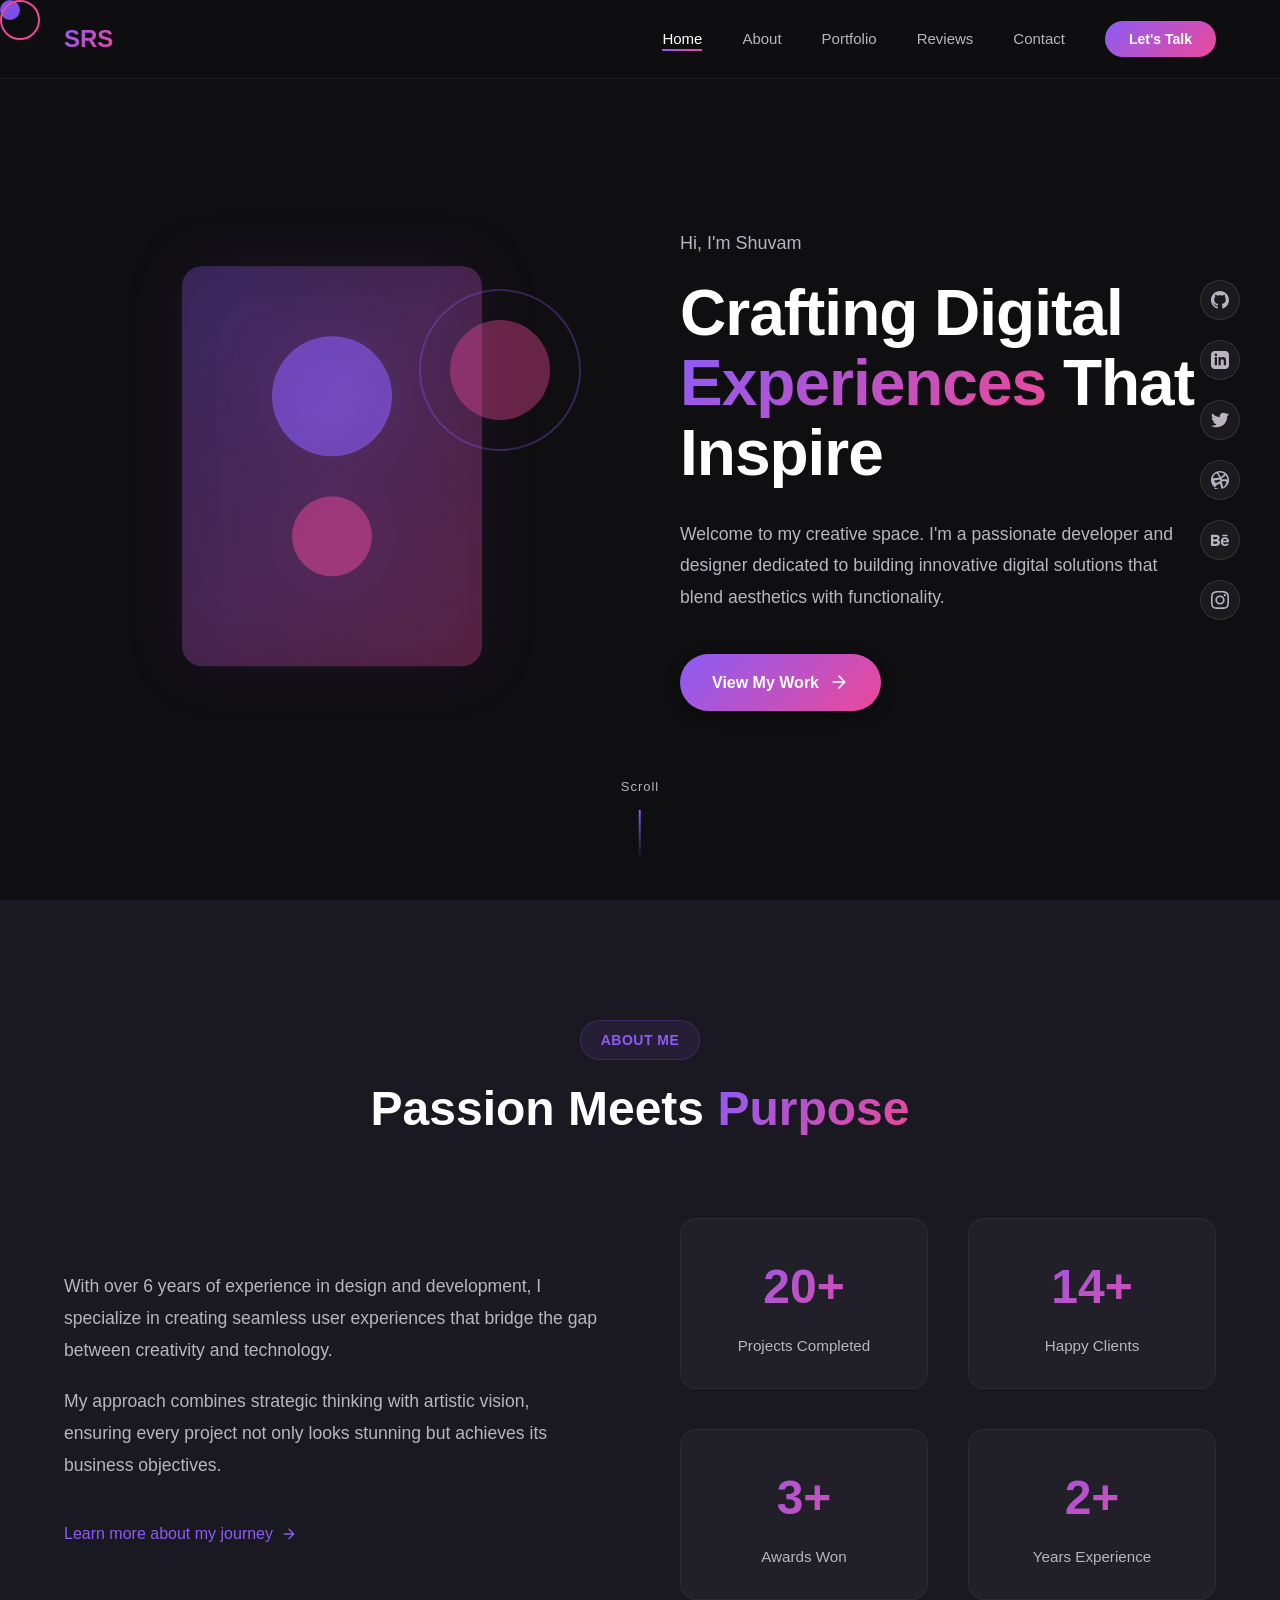
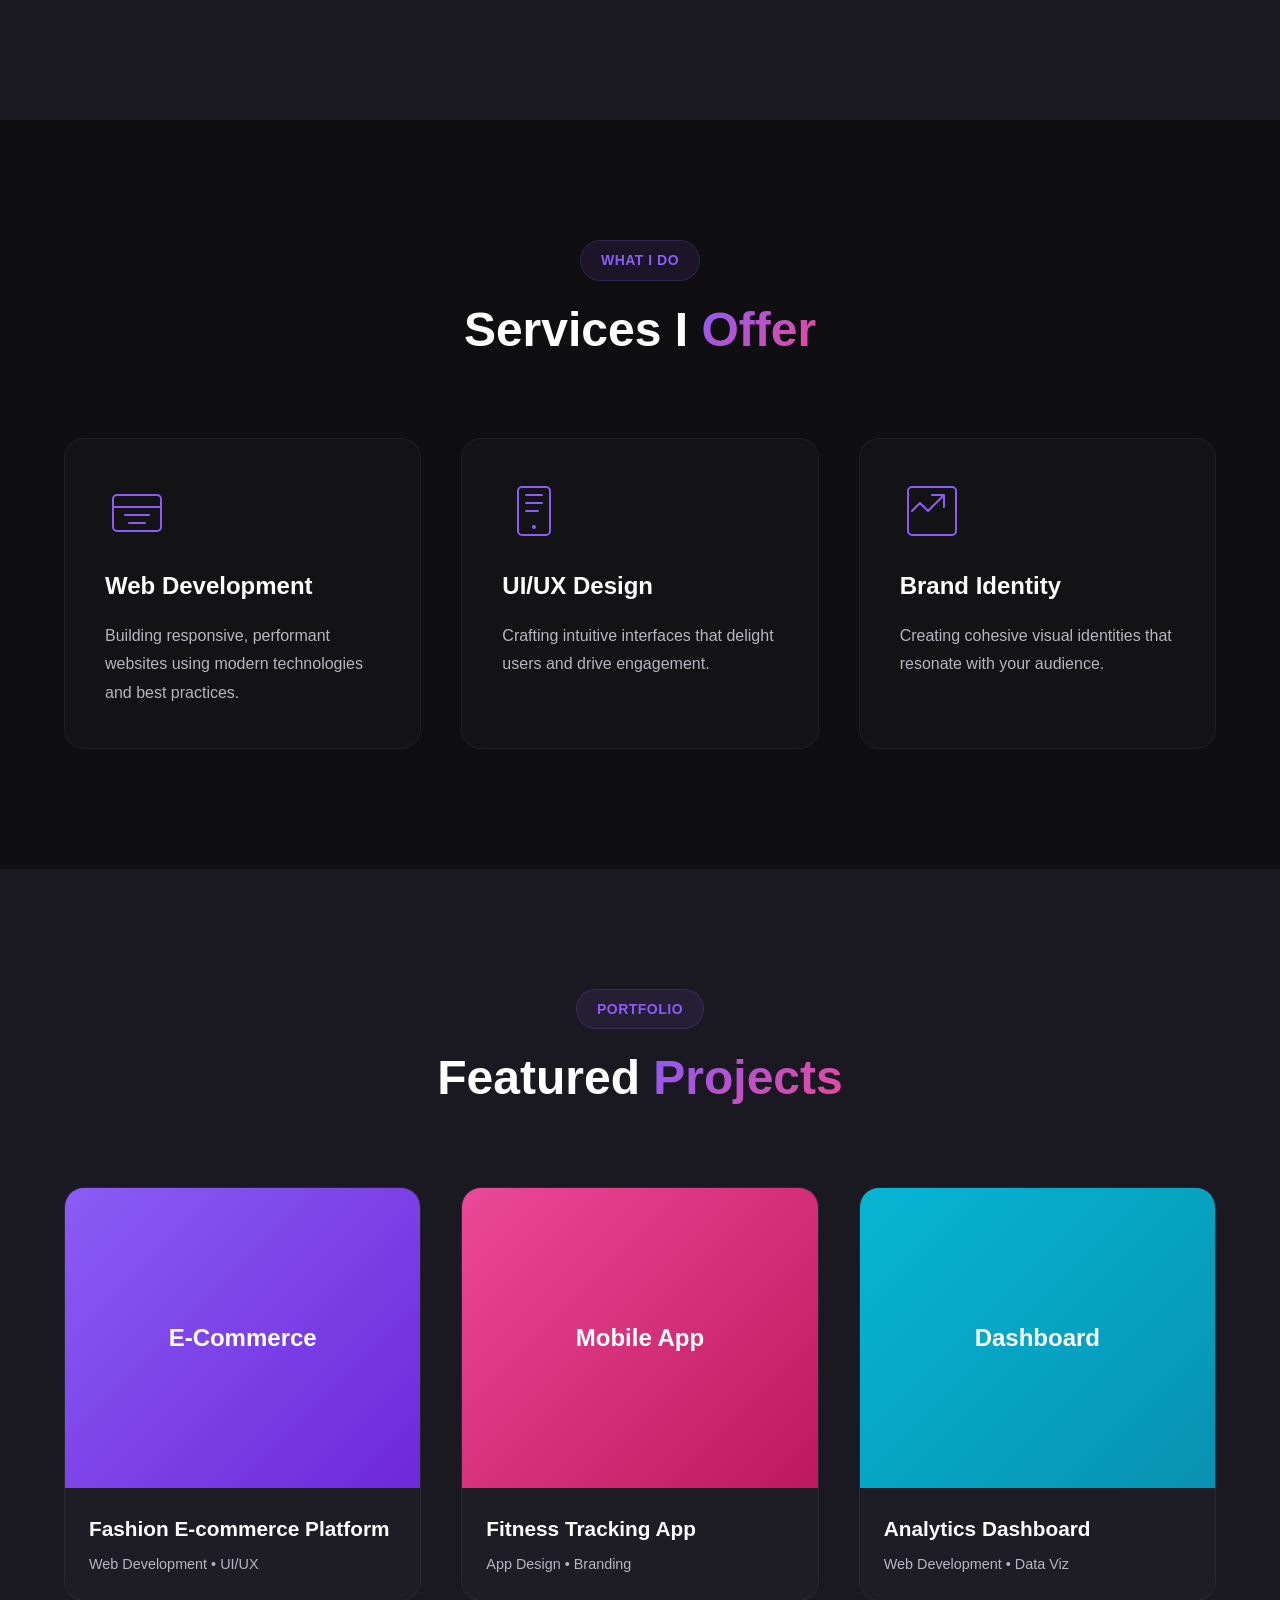
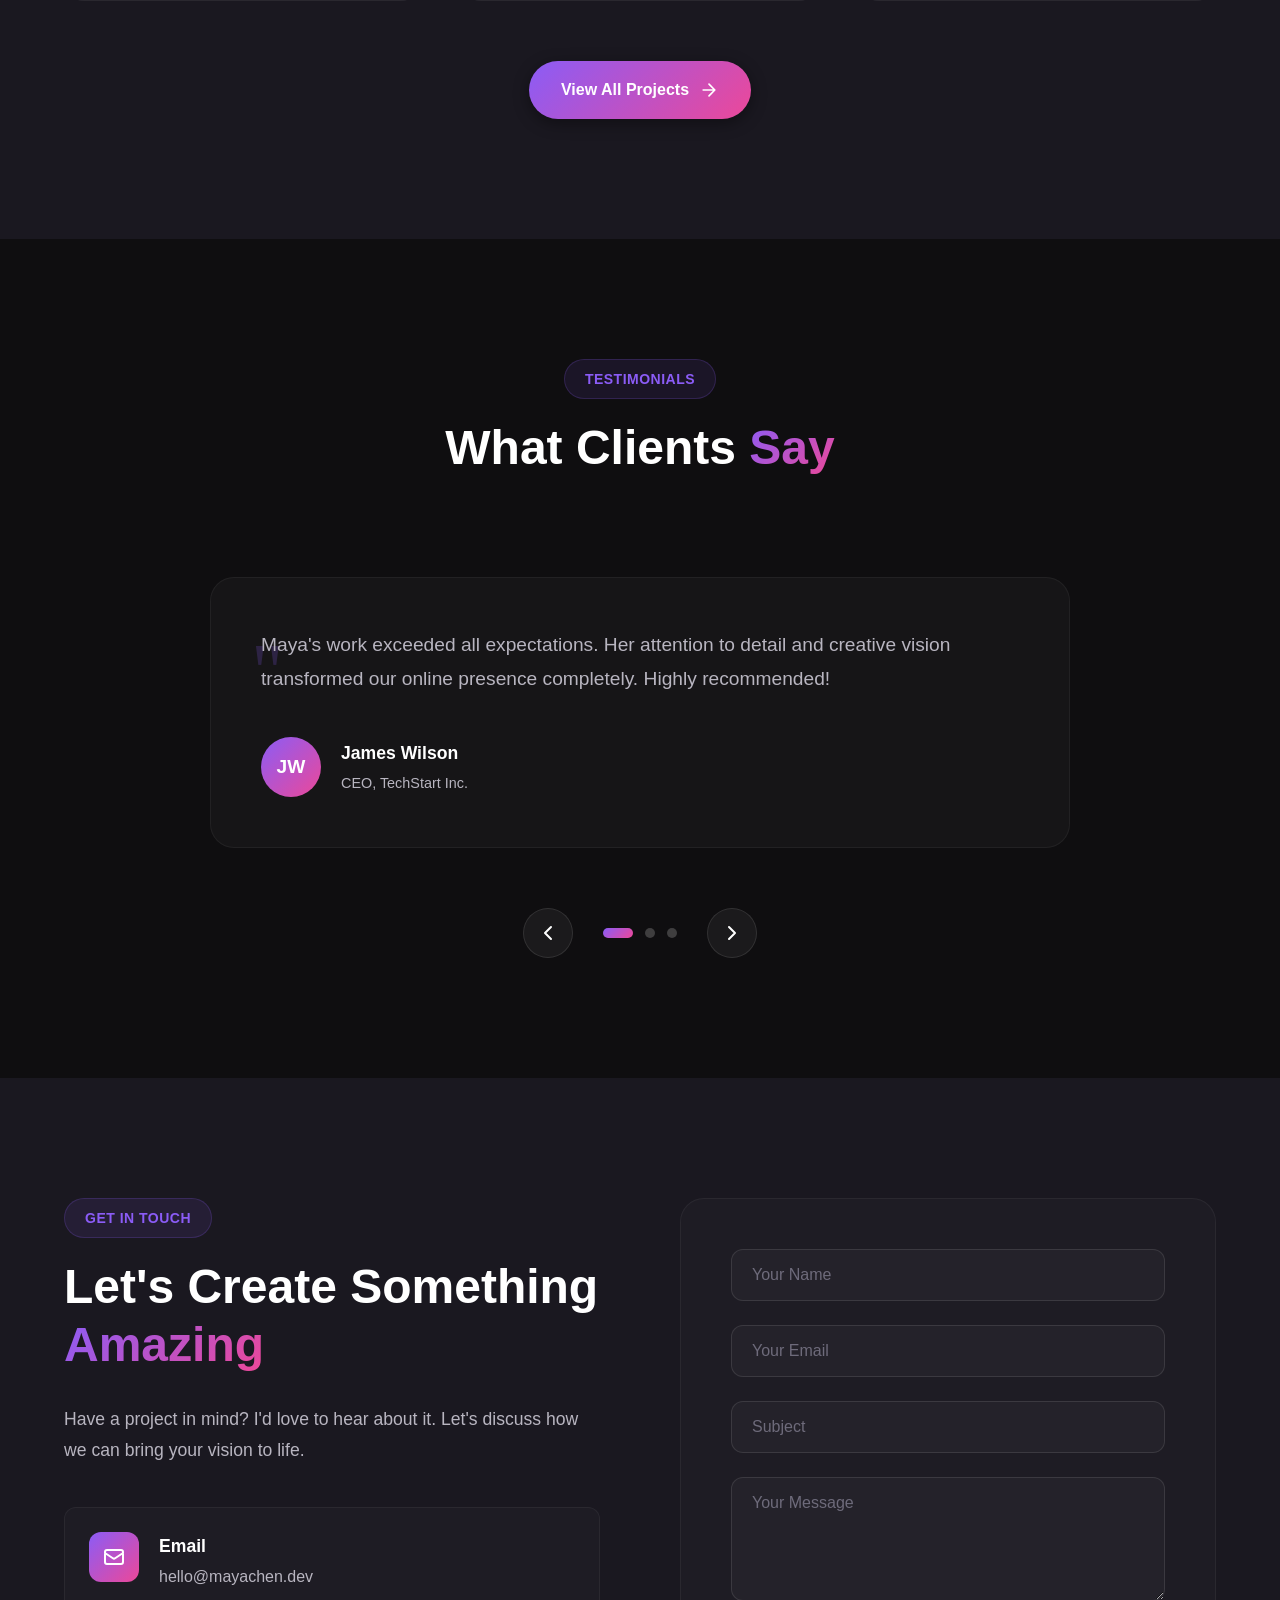
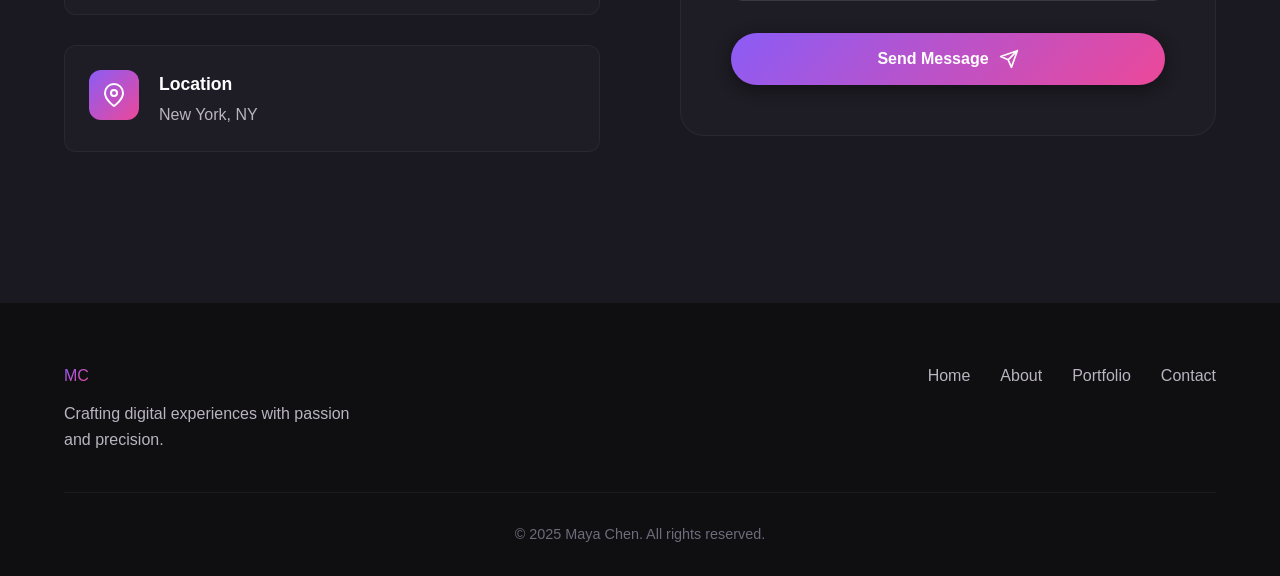
<file: index.html>
<!DOCTYPE html>
<html lang="en">
<head>
    <meta charset="UTF-8">
    <meta name="viewport" content="width=device-width, initial-scale=1.0">
    <title>Shuvam Raj Shahi - Creative Developer</title>
    <meta name="description" content="Maya Chen - Creative developer and designer crafting beautiful digital experiences">
    <link rel="stylesheet" href="https://unpkg.com/aos@2.3.1/dist/aos.css">
    <link rel="stylesheet" href="assets/css/style.css">
</head>
<body>
    <!-- Cursor Effect -->
    <div class="cursor" id="cursor"></div>
    <div class="cursor-follower" id="cursorFollower"></div>

    <!-- Navigation -->
    <nav class="navbar" id="navbar">
        <div class="container">
            <div class="nav-wrapper">
                <a href="index.html" class="logo">
                    <span class="logo-text">SRS</span>
                </a>
                <button class="mobile-toggle" id="mobileToggle" aria-label="Toggle menu">
                    <span></span>
                    <span></span>
                </button>
                <ul class="nav-menu" id="navMenu">
                    <li><a href="#home" class="nav-link active">Home</a></li>
                    <li><a href="about.html" class="nav-link">About</a></li>
                    <li><a href="portfolio.html" class="nav-link">Portfolio</a></li>
                    <li><a href="reviews.html" class="nav-link">Reviews</a></li>
                    <li><a href="contact.html" class="nav-link">Contact</a></li>
                    <li><a href="#contact" class="btn-nav">Let's Talk</a></li>
                </ul>
            </div>
        </div>
    </nav>

    <!-- Hero Section -->
    <section id="home" class="hero">
        <div class="container">
            <div class="hero-content">
                <div class="hero-images">
                    <div class="hero-image-main">
                        <div class="image-frame">
                            <svg viewBox="0 0 400 500" fill="none" xmlns="http://www.w3.org/2000/svg">
                                <defs>
                                    <linearGradient id="heroGrad1" x1="0%" y1="0%" x2="100%" y2="100%">
                                        <stop offset="0%" style="stop-color:#8B5CF6;stop-opacity:0.3" />
                                        <stop offset="100%" style="stop-color:#EC4899;stop-opacity:0.3" />
                                    </linearGradient>
                                </defs>
                                <rect x="50" y="50" width="300" height="400" rx="20" fill="url(#heroGrad1)"/>
                                <circle cx="200" cy="180" r="60" fill="#8B5CF6" opacity="0.6"/>
                                <circle cx="200" cy="320" r="40" fill="#EC4899" opacity="0.5"/>
                            </svg>
                        </div>
                    </div>
                    <div class="hero-image-float">
                        <svg viewBox="0 0 200 200" fill="none" xmlns="http://www.w3.org/2000/svg">
                            <circle cx="100" cy="100" r="80" stroke="#8B5CF6" stroke-width="2" opacity="0.3"/>
                            <circle cx="100" cy="100" r="50" fill="#EC4899" opacity="0.4"/>
                        </svg>
                    </div>
                </div>
                <div class="hero-text">
                    <p class="hero-greeting" data-aos="fade-up">Hi, I'm Shuvam</p>
                    <h1 class="hero-title" data-aos="fade-up" data-aos-delay="100">
                        Crafting Digital <span class="gradient-text">Experiences</span> That Inspire
                    </h1>
                    <p class="hero-description" data-aos="fade-up" data-aos-delay="200">
                        Welcome to my creative space. I'm a passionate developer and designer dedicated to building innovative digital solutions that blend aesthetics with functionality.
                    </p>
                    <div class="hero-cta" data-aos="fade-up" data-aos-delay="300">
                        <a href="portfolio.html" class="btn-primary">
                            View My Work
                            <svg width="20" height="20" viewBox="0 0 24 24" fill="none" stroke="currentColor">
                                <path d="M5 12h14M12 5l7 7-7 7" stroke-width="2" stroke-linecap="round" stroke-linejoin="round"/>
                            </svg>
                        </a>
                    </div>
                </div>
            </div>
        </div>
        
        <!-- Social Links -->
        <div class="social-sidebar">
            <a href="#" class="social-link" aria-label="GitHub">
                <svg viewBox="0 0 24 24" fill="currentColor">
                    <path d="M12 0c-6.626 0-12 5.373-12 12 0 5.302 3.438 9.8 8.207 11.387.599.111.793-.261.793-.577v-2.234c-3.338.726-4.033-1.416-4.033-1.416-.546-1.387-1.333-1.756-1.333-1.756-1.089-.745.083-.729.083-.729 1.205.084 1.839 1.237 1.839 1.237 1.07 1.834 2.807 1.304 3.492.997.107-.775.418-1.305.762-1.604-2.665-.305-5.467-1.334-5.467-5.931 0-1.311.469-2.381 1.236-3.221-.124-.303-.535-1.524.117-3.176 0 0 1.008-.322 3.301 1.23.957-.266 1.983-.399 3.003-.404 1.02.005 2.047.138 3.006.404 2.291-1.552 3.297-1.23 3.297-1.23.653 1.653.242 2.874.118 3.176.77.84 1.235 1.911 1.235 3.221 0 4.609-2.807 5.624-5.479 5.921.43.372.823 1.102.823 2.222v3.293c0 .319.192.694.801.576 4.765-1.589 8.199-6.086 8.199-11.386 0-6.627-5.373-12-12-12z"/>
                </svg>
            </a>
            <a href="#" class="social-link" aria-label="LinkedIn">
                <svg viewBox="0 0 24 24" fill="currentColor">
                    <path d="M19 0h-14c-2.761 0-5 2.239-5 5v14c0 2.761 2.239 5 5 5h14c2.762 0 5-2.239 5-5v-14c0-2.761-2.238-5-5-5zm-11 19h-3v-11h3v11zm-1.5-12.268c-.966 0-1.75-.79-1.75-1.764s.784-1.764 1.75-1.764 1.75.79 1.75 1.764-.783 1.764-1.75 1.764zm13.5 12.268h-3v-5.604c0-3.368-4-3.113-4 0v5.604h-3v-11h3v1.765c1.396-2.586 7-2.777 7 2.476v6.759z"/>
                </svg>
            </a>
            <a href="#" class="social-link" aria-label="Twitter">
                <svg viewBox="0 0 24 24" fill="currentColor">
                    <path d="M24 4.557c-.883.392-1.832.656-2.828.775 1.017-.609 1.798-1.574 2.165-2.724-.951.564-2.005.974-3.127 1.195-.897-.957-2.178-1.555-3.594-1.555-3.179 0-5.515 2.966-4.797 6.045-4.091-.205-7.719-2.165-10.148-5.144-1.29 2.213-.669 5.108 1.523 6.574-.806-.026-1.566-.247-2.229-.616-.054 2.281 1.581 4.415 3.949 4.89-.693.188-1.452.232-2.224.084.626 1.956 2.444 3.379 4.6 3.419-2.07 1.623-4.678 2.348-7.29 2.04 2.179 1.397 4.768 2.212 7.548 2.212 9.142 0 14.307-7.721 13.995-14.646.962-.695 1.797-1.562 2.457-2.549z"/>
                </svg>
            </a>
            <a href="#" class="social-link" aria-label="Dribbble">
                <svg viewBox="0 0 24 24" fill="currentColor">
                    <path d="M12 0c-6.628 0-12 5.373-12 12s5.372 12 12 12 12-5.373 12-12-5.372-12-12-12zm9.885 11.441c-2.575-.422-4.943-.445-7.103-.073-.244-.563-.497-1.125-.767-1.68 2.31-1 4.165-2.358 5.548-4.082 1.35 1.594 2.197 3.619 2.322 5.835zm-3.842-7.282c-1.205 1.554-2.868 2.783-4.986 3.68-1.016-1.861-2.178-3.676-3.488-5.438.779-.197 1.591-.314 2.431-.314 2.275 0 4.368.779 6.043 2.072zm-10.516-.993c1.331 1.742 2.511 3.538 3.537 5.381-2.43.715-5.331 1.082-8.684 1.105.692-2.835 2.601-5.193 5.147-6.486zm-5.525 8.834l.015.351c3.575 0 6.804-.378 9.685-1.134.295.647.576 1.308.842 1.976-2.254.763-4.205 1.861-5.845 3.287-1.544-1.542-2.527-3.647-2.697-5.98zm4.725 7.61c1.384-1.334 3.112-2.341 5.177-3.001 1.041 2.697 1.842 5.576 2.391 8.638-1.033.426-2.162.664-3.348.664-2.446 0-4.654-1.043-6.22-2.701zm9.567 2.442c-.472-2.815-1.211-5.503-2.208-8.056 2.007-.344 4.191-.303 6.569.116-.412 3.24-2.088 6.063-4.361 7.94z"/>
                </svg>
            </a>
            <a href="#" class="social-link" aria-label="Behance">
                <svg viewBox="0 0 24 24" fill="currentColor">
                    <path d="M22 7h-7v-2h7v2zm1.726 10c-.442 1.297-2.029 3-5.101 3-3.074 0-5.564-1.729-5.564-5.675 0-3.91 2.325-5.92 5.466-5.92 3.082 0 4.964 1.782 5.375 4.426.078.506.109 1.188.095 2.14h-8.027c.13 3.211 3.483 3.312 4.588 2.029h3.168zm-7.686-4h4.965c-.105-1.547-1.136-2.219-2.477-2.219-1.466 0-2.277.768-2.488 2.219zm-9.574 6.988h-6.466v-14.967h6.953c5.476.081 5.58 5.444 2.72 6.906 3.461 1.26 3.577 8.061-3.207 8.061zm-3.466-8.988h3.584c2.508 0 2.906-3-.312-3h-3.272v3zm3.391 3h-3.391v3.016h3.341c3.055 0 2.868-3.016.05-3.016z"/>
                </svg>
            </a>
            <a href="#" class="social-link" aria-label="Instagram">
                <svg viewBox="0 0 24 24" fill="currentColor">
                    <path d="M12 2.163c3.204 0 3.584.012 4.85.07 3.252.148 4.771 1.691 4.919 4.919.058 1.265.069 1.645.069 4.849 0 3.205-.012 3.584-.069 4.849-.149 3.225-1.664 4.771-4.919 4.919-1.266.058-1.644.07-4.85.07-3.204 0-3.584-.012-4.849-.07-3.26-.149-4.771-1.699-4.919-4.92-.058-1.265-.07-1.644-.07-4.849 0-3.204.013-3.583.07-4.849.149-3.227 1.664-4.771 4.919-4.919 1.266-.057 1.645-.069 4.849-.069zm0-2.163c-3.259 0-3.667.014-4.947.072-4.358.2-6.78 2.618-6.98 6.98-.059 1.281-.073 1.689-.073 4.948 0 3.259.014 3.668.072 4.948.2 4.358 2.618 6.78 6.98 6.98 1.281.058 1.689.072 4.948.072 3.259 0 3.668-.014 4.948-.072 4.354-.2 6.782-2.618 6.979-6.98.059-1.28.073-1.689.073-4.948 0-3.259-.014-3.667-.072-4.947-.196-4.354-2.617-6.78-6.979-6.98-1.281-.059-1.69-.073-4.949-.073zm0 5.838c-3.403 0-6.162 2.759-6.162 6.162s2.759 6.163 6.162 6.163 6.162-2.759 6.162-6.163c0-3.403-2.759-6.162-6.162-6.162zm0 10.162c-2.209 0-4-1.79-4-4 0-2.209 1.791-4 4-4s4 1.791 4 4c0 2.21-1.791 4-4 4zm6.406-11.845c-.796 0-1.441.645-1.441 1.44s.645 1.44 1.441 1.44c.795 0 1.439-.645 1.439-1.44s-.644-1.44-1.439-1.44z"/>
                </svg>
            </a>
        </div>

        <!-- Scroll Indicator -->
        <div class="scroll-indicator">
            <span>Scroll</span>
            <div class="scroll-line"></div>
        </div>
    </section>

    <!-- About Preview Section -->
    <section class="about-preview">
        <div class="container">
            <div class="section-header">
                <span class="section-tag" data-aos="fade-up">About Me</span>
                <h2 class="section-title" data-aos="fade-up" data-aos-delay="100">Passion Meets <span class="gradient-text">Purpose</span></h2>
            </div>
            <div class="about-content">
                <div class="about-text" data-aos="fade-right">
                    <p>With over 6 years of experience in design and development, I specialize in creating seamless user experiences that bridge the gap between creativity and technology.</p>
                    <p>My approach combines strategic thinking with artistic vision, ensuring every project not only looks stunning but achieves its business objectives.</p>
                    <a href="about.html" class="text-link">
                        Learn more about my journey
                        <svg width="16" height="16" viewBox="0 0 24 24" fill="none" stroke="currentColor">
                            <path d="M5 12h14M12 5l7 7-7 7" stroke-width="2" stroke-linecap="round" stroke-linejoin="round"/>
                        </svg>
                    </a>
                </div>
                <div class="about-stats" data-aos="fade-left">
                    <div class="stat-item">
                        <h3 class="stat-number" data-target="50">0</h3>
                        <p class="stat-label">Projects Completed</p>
                    </div>
                    <div class="stat-item">
                        <h3 class="stat-number" data-target="35">0</h3>
                        <p class="stat-label">Happy Clients</p>
                    </div>
                    <div class="stat-item">
                        <h3 class="stat-number" data-target="8">0</h3>
                        <p class="stat-label">Awards Won</p>
                    </div>
                    <div class="stat-item">
                        <h3 class="stat-number" data-target="6">0</h3>
                        <p class="stat-label">Years Experience</p>
                    </div>
                </div>
            </div>
        </div>
    </section>

    <!-- Services Section -->
    <section class="services">
        <div class="container">
            <div class="section-header">
                <span class="section-tag" data-aos="fade-up">What I Do</span>
                <h2 class="section-title" data-aos="fade-up" data-aos-delay="100">Services I <span class="gradient-text">Offer</span></h2>
            </div>
            <div class="services-grid">
                <div class="service-card" data-aos="fade-up">
                    <div class="service-icon">
                        <svg viewBox="0 0 64 64" fill="none" xmlns="http://www.w3.org/2000/svg">
                            <rect x="8" y="16" width="48" height="36" rx="4" stroke="currentColor" stroke-width="2"/>
                            <path d="M8 28H56M20 36H44M24 44H40" stroke="currentColor" stroke-width="2" stroke-linecap="round"/>
                        </svg>
                    </div>
                    <h3 class="service-title">Web Development</h3>
                    <p class="service-description">Building responsive, performant websites using modern technologies and best practices.</p>
                </div>
                <div class="service-card" data-aos="fade-up" data-aos-delay="100">
                    <div class="service-icon">
                        <svg viewBox="0 0 64 64" fill="none" xmlns="http://www.w3.org/2000/svg">
                            <rect x="16" y="8" width="32" height="48" rx="4" stroke="currentColor" stroke-width="2"/>
                            <circle cx="32" cy="48" r="2" fill="currentColor"/>
                            <path d="M24 16H40M24 24H40M24 32H36" stroke="currentColor" stroke-width="2" stroke-linecap="round"/>
                        </svg>
                    </div>
                    <h3 class="service-title">UI/UX Design</h3>
                    <p class="service-description">Crafting intuitive interfaces that delight users and drive engagement.</p>
                </div>
                <div class="service-card" data-aos="fade-up" data-aos-delay="200">
                    <div class="service-icon">
                        <svg viewBox="0 0 64 64" fill="none" xmlns="http://www.w3.org/2000/svg">
                            <path d="M12 32L20 24L28 32L44 16M44 16V28M44 16H32" stroke="currentColor" stroke-width="2" stroke-linecap="round" stroke-linejoin="round"/>
                            <rect x="8" y="8" width="48" height="48" rx="4" stroke="currentColor" stroke-width="2"/>
                        </svg>
                    </div>
                    <h3 class="service-title">Brand Identity</h3>
                    <p class="service-description">Creating cohesive visual identities that resonate with your audience.</p>
                </div>
            </div>
        </div>
    </section>

    <!-- Featured Work Section -->
    <section class="featured-work">
        <div class="container">
            <div class="section-header">
                <span class="section-tag" data-aos="fade-up">Portfolio</span>
                <h2 class="section-title" data-aos="fade-up" data-aos-delay="100">Featured <span class="gradient-text">Projects</span></h2>
            </div>
            <div class="work-grid">
                <article class="work-card" data-aos="fade-up">
                    <div class="work-image">
                        <div class="placeholder-work" style="background: linear-gradient(135deg, #8B5CF6 0%, #6D28D9 100%);">
                            <span>E-Commerce</span>
                        </div>
                        <div class="work-overlay">
                            <a href="portfolio.html" class="work-link">View Project</a>
                        </div>
                    </div>
                    <div class="work-info">
                        <h3 class="work-title">Fashion E-commerce Platform</h3>
                        <p class="work-category">Web Development • UI/UX</p>
                    </div>
                </article>
                <article class="work-card" data-aos="fade-up" data-aos-delay="100">
                    <div class="work-image">
                        <div class="placeholder-work" style="background: linear-gradient(135deg, #EC4899 0%, #BE185D 100%);">
                            <span>Mobile App</span>
                        </div>
                        <div class="work-overlay">
                            <a href="portfolio.html" class="work-link">View Project</a>
                        </div>
                    </div>
                    <div class="work-info">
                        <h3 class="work-title">Fitness Tracking App</h3>
                        <p class="work-category">App Design • Branding</p>
                    </div>
                </article>
                <article class="work-card" data-aos="fade-up" data-aos-delay="200">
                    <div class="work-image">
                        <div class="placeholder-work" style="background: linear-gradient(135deg, #06B6D4 0%, #0891B2 100%);">
                            <span>Dashboard</span>
                        </div>
                        <div class="work-overlay">
                            <a href="portfolio.html" class="work-link">View Project</a>
                        </div>
                    </div>
                    <div class="work-info">
                        <h3 class="work-title">Analytics Dashboard</h3>
                        <p class="work-category">Web Development • Data Viz</p>
                    </div>
                </article>
            </div>
            <div class="section-cta" data-aos="fade-up">
                <a href="portfolio.html" class="btn-primary">
                    View All Projects
                    <svg width="20" height="20" viewBox="0 0 24 24" fill="none" stroke="currentColor">
                        <path d="M5 12h14M12 5l7 7-7 7" stroke-width="2" stroke-linecap="round" stroke-linejoin="round"/>
                    </svg>
                </a>
            </div>
        </div>
    </section>

    <!-- Testimonials Section -->
    <section class="testimonials">
        <div class="container">
            <div class="section-header">
                <span class="section-tag" data-aos="fade-up">Testimonials</span>
                <h2 class="section-title" data-aos="fade-up" data-aos-delay="100">What Clients <span class="gradient-text">Say</span></h2>
            </div>
            <div class="testimonials-slider" data-aos="fade-up" data-aos-delay="200">
                <div class="testimonial-track" id="testimonialTrack">
                    <div class="testimonial-card">
                        <div class="testimonial-content">
                            <div class="quote-icon">"</div>
                            <p class="testimonial-text">Maya's work exceeded all expectations. Her attention to detail and creative vision transformed our online presence completely. Highly recommended!</p>
                            <div class="testimonial-author">
                                <div class="author-avatar">
                                    <span>JW</span>
                                </div>
                                <div class="author-info">
                                    <h4 class="author-name">James Wilson</h4>
                                    <p class="author-role">CEO, TechStart Inc.</p>
                                </div>
                            </div>
                        </div>
                    </div>
                    <div class="testimonial-card">
                        <div class="testimonial-content">
                            <div class="quote-icon">"</div>
                            <p class="testimonial-text">Working with Maya was a game-changer for our brand. She brought fresh perspectives and delivered exceptional results on time and within budget.</p>
                            <div class="testimonial-author">
                                <div class="author-avatar">
                                    <span>SK</span>
                                </div>
                                <div class="author-info">
                                    <h4 class="author-name">Sarah Kim</h4>
                                    <p class="author-role">Founder, Creative Studio</p>
                                </div>
                            </div>
                        </div>
                    </div>
                    <div class="testimonial-card">
                        <div class="testimonial-content">
                            <div class="quote-icon">"</div>
                            <p class="testimonial-text">Professional, creative, and incredibly talented. Maya turned our vision into reality with stunning design and flawless execution.</p>
                            <div class="testimonial-author">
                                <div class="author-avatar">
                                    <span>MR</span>
                                </div>
                                <div class="author-info">
                                    <h4 class="author-name">Michael Rodriguez</h4>
                                    <p class="author-role">Marketing Director, GrowthCo</p>
                                </div>
                            </div>
                        </div>
                    </div>
                </div>
                <div class="slider-controls">
                    <button class="slider-btn" id="prevBtn" aria-label="Previous testimonial">
                        <svg width="24" height="24" viewBox="0 0 24 24" fill="none" stroke="currentColor">
                            <path d="M15 18l-6-6 6-6" stroke-width="2" stroke-linecap="round" stroke-linejoin="round"/>
                        </svg>
                    </button>
                    <div class="slider-dots" id="testimonialDots"></div>
                    <button class="slider-btn" id="nextBtn" aria-label="Next testimonial">
                        <svg width="24" height="24" viewBox="0 0 24 24" fill="none" stroke="currentColor">
                            <path d="M9 18l6-6-6-6" stroke-width="2" stroke-linecap="round" stroke-linejoin="round"/>
                        </svg>
                    </button>
                </div>
            </div>
        </div>
    </section>

    <!-- Contact Section -->
    <section id="contact" class="contact">
        <div class="container">
            <div class="contact-content">
                <div class="contact-info" data-aos="fade-right">
                    <span class="section-tag">Get In Touch</span>
                    <h2 class="section-title">Let's Create Something <span class="gradient-text">Amazing</span></h2>
                    <p class="contact-description">Have a project in mind? I'd love to hear about it. Let's discuss how we can bring your vision to life.</p>
                    <div class="contact-details">
                        <div class="contact-item">
                            <div class="contact-icon">
                                <svg viewBox="0 0 24 24" fill="none" stroke="currentColor">
                                    <path d="M3 8l7.89 5.26a2 2 0 002.22 0L21 8M5 19h14a2 2 0 002-2V7a2 2 0 00-2-2H5a2 2 0 00-2 2v10a2 2 0 002 2z" stroke-width="2" stroke-linecap="round" stroke-linejoin="round"/>
                                </svg>
                            </div>
                            <div>
                                <h4>Email</h4>
                                <p>hello@mayachen.dev</p>
                            </div>
                        </div>
                        <div class="contact-item">
                            <div class="contact-icon">
                                <svg viewBox="0 0 24 24" fill="none" stroke="currentColor">
                                    <path d="M21 10c0 7-9 13-9 13s-9-6-9-13a9 9 0 0118 0z" stroke-width="2" stroke-linecap="round" stroke-linejoin="round"/>
                                    <circle cx="12" cy="10" r="3" stroke-width="2"/>
                                </svg>
                            </div>
                            <div>
                                <h4>Location</h4>
                                <p>New York, NY</p>
                            </div>
                        </div>
                    </div>
                </div>
                <form class="contact-form" id="contactForm" data-aos="fade-left">
                    <div class="form-group">
                        <input type="text" id="name" name="name" placeholder="Your Name" required>
                    </div>
                    <div class="form-group">
                        <input type="email" id="email" name="email" placeholder="Your Email" required>
                    </div>
                    <div class="form-group">
                        <input type="text" id="subject" name="subject" placeholder="Subject" required>
                    </div>
                    <div class="form-group">
                        <textarea id="message" name="message" rows="5" placeholder="Your Message" required></textarea>
                    </div>
                    <button type="submit" class="btn-primary btn-full">
                        Send Message
                        <svg width="20" height="20" viewBox="0 0 24 24" fill="none" stroke="currentColor">
                            <path d="M22 2L11 13M22 2l-7 20-4-9-9-4 20-7z" stroke-width="2" stroke-linecap="round" stroke-linejoin="round"/>
                        </svg>
                    </button>
                </form>
            </div>
        </div>
    </section>

    <!-- Footer -->
    <footer class="footer">
        <div class="container">
            <div class="footer-content">
                <div class="footer-logo">
                    <span class="logo-text">MC</span>
                    <p>Crafting digital experiences with passion and precision.</p>
                </div>
                <div class="footer-links">
                    <a href="#home">Home</a>
                    <a href="about.html">About</a>
                    <a href="portfolio.html">Portfolio</a>
                    <a href="contact.html">Contact</a>
                </div>
            </div>
            <div class="footer-bottom">
                <p>&copy; 2025 Maya Chen. All rights reserved.</p>
            </div>
        </div>
    </footer>

    <script src="https://unpkg.com/aos@2.3.1/dist/aos.js"></script>
    <script>
        AOS.init({
            duration: 800,
            easing: 'ease-in-out',
            once: true,
            offset: 100
        });
    </script>
    <script src="assets/js/main.js"></script>
</body>
</html>
</file>
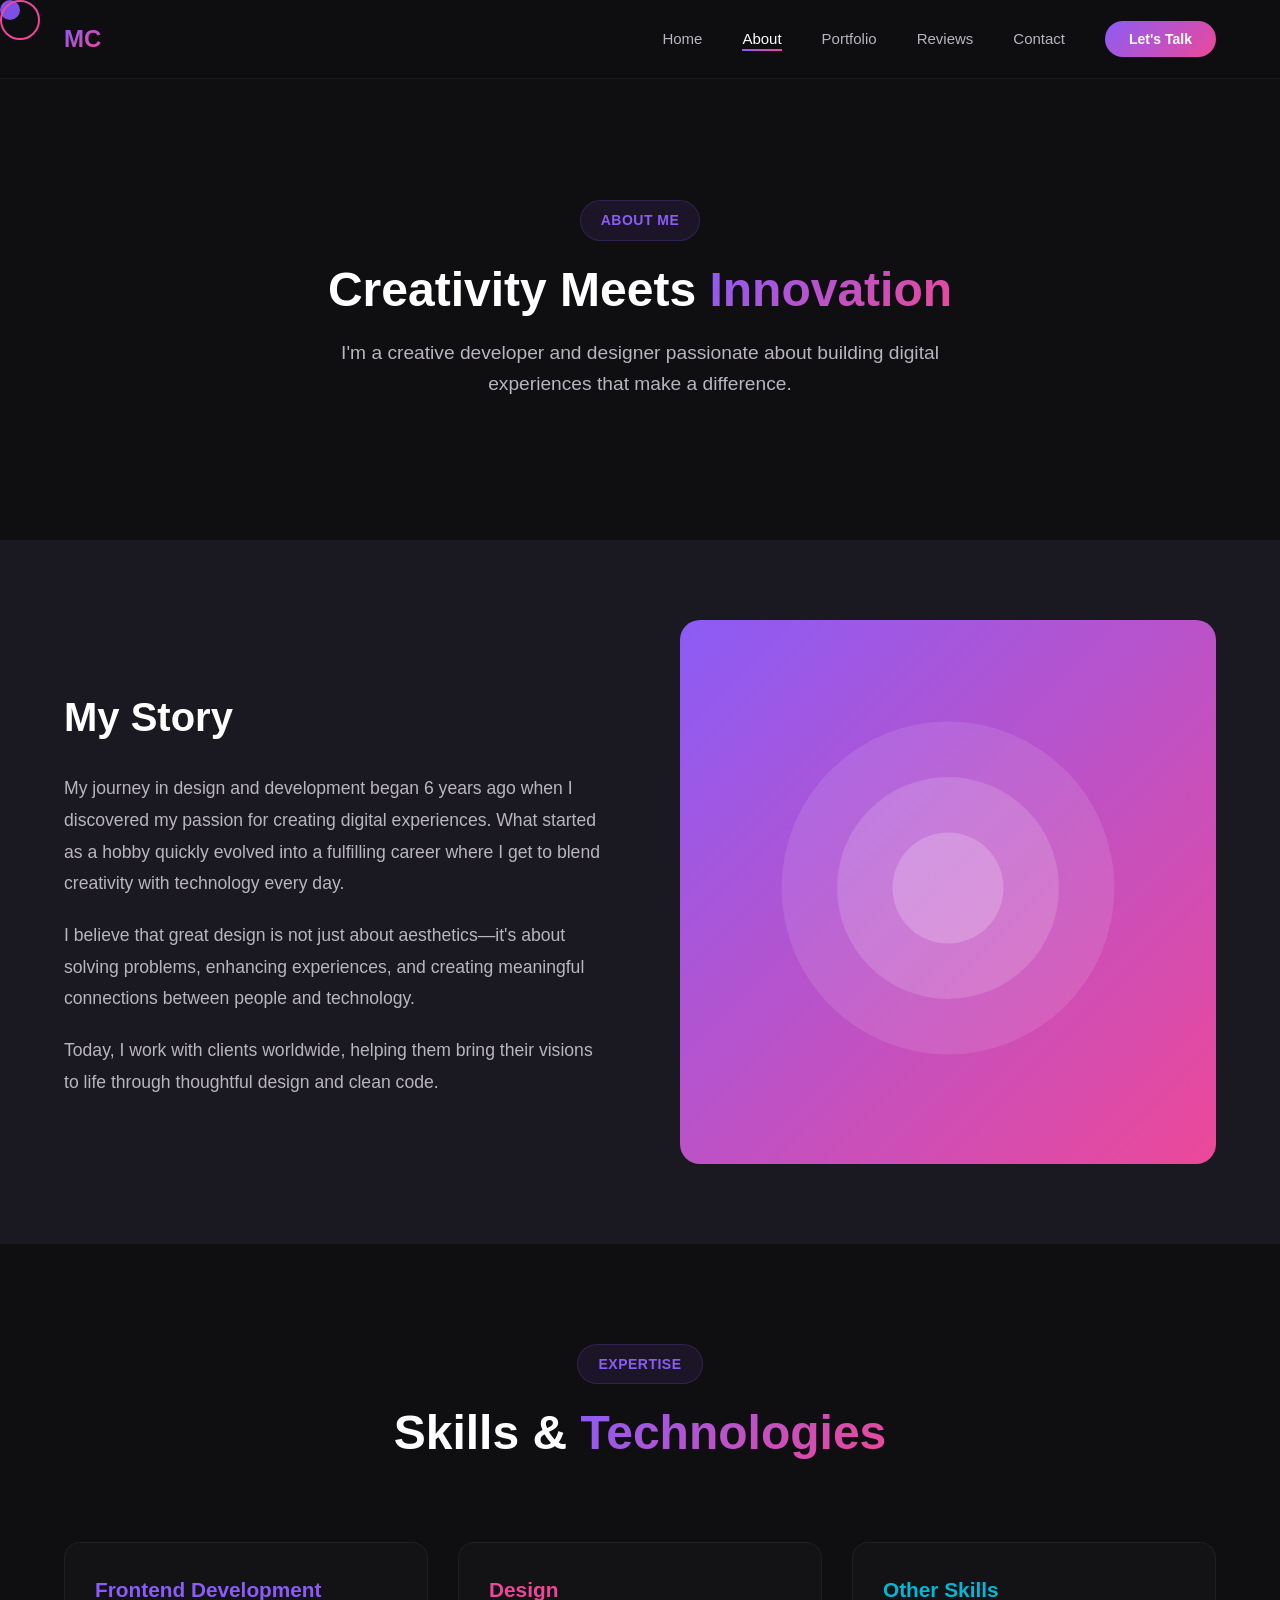
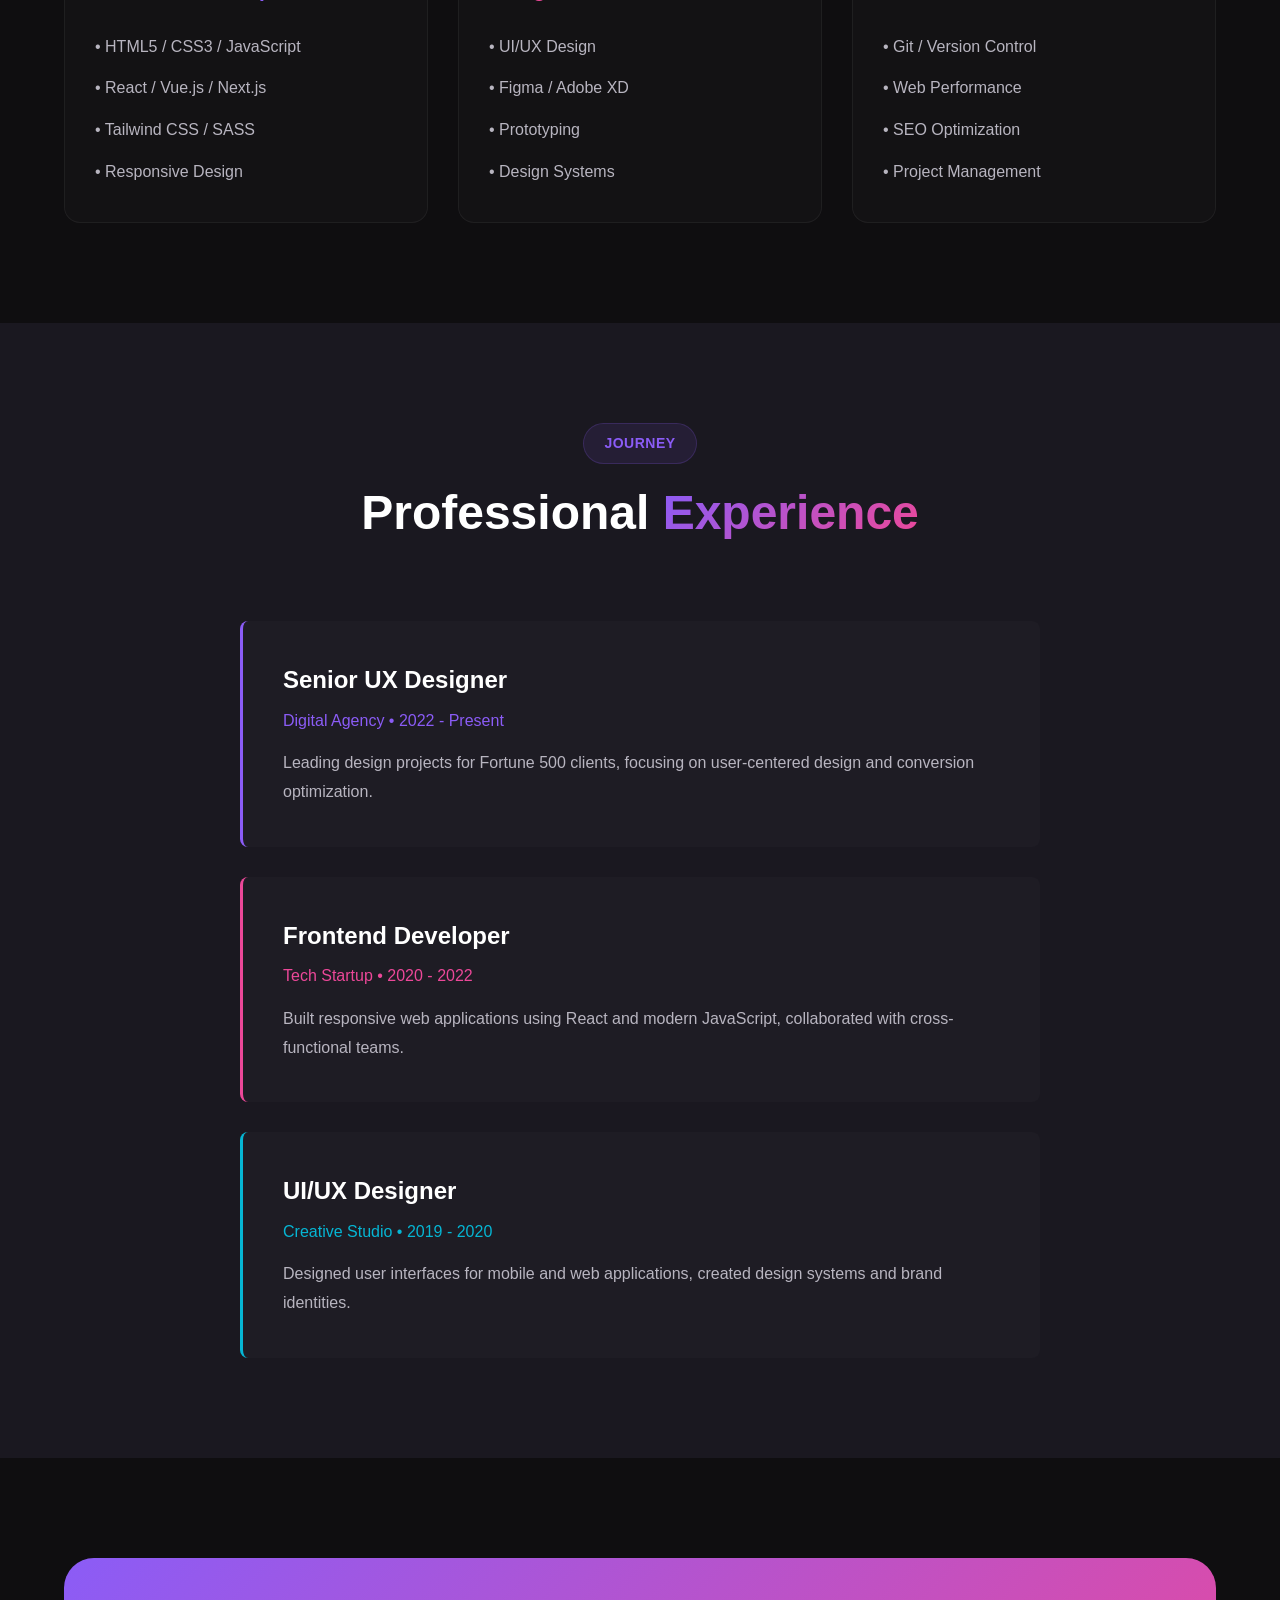
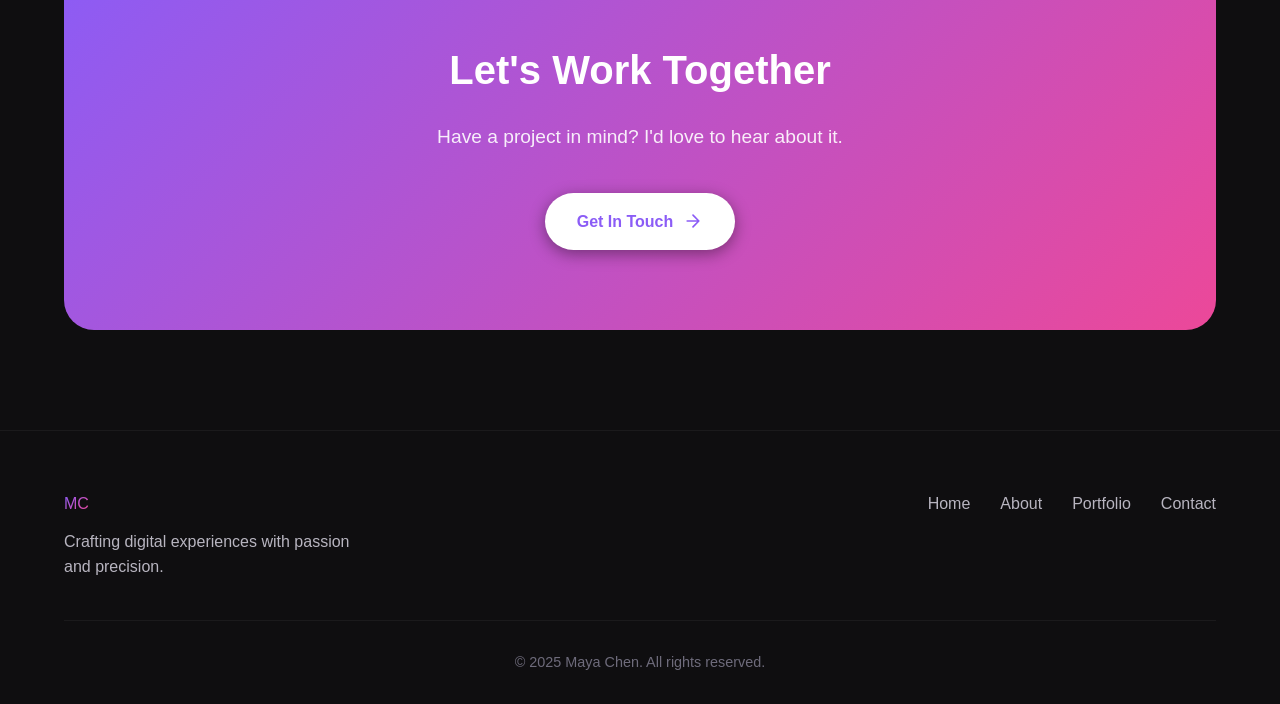
<file: about.html>
<!DOCTYPE html>
<html lang="en">
<head>
    <meta charset="UTF-8">
    <meta name="viewport" content="width=device-width, initial-scale=1.0">
    <title>About - Maya Chen</title>
    <link rel="stylesheet" href="https://unpkg.com/aos@2.3.1/dist/aos.css">
    <link rel="stylesheet" href="assets/css/style.css">
</head>
<body>
    <div class="cursor" id="cursor"></div>
    <div class="cursor-follower" id="cursorFollower"></div>

    <!-- Navigation -->
    <nav class="navbar" id="navbar">
        <div class="container">
            <div class="nav-wrapper">
                <a href="index.html" class="logo">
                    <span class="logo-text">MC</span>
                </a>
                <button class="mobile-toggle" id="mobileToggle" aria-label="Toggle menu">
                    <span></span>
                    <span></span>
                </button>
                <ul class="nav-menu" id="navMenu">
                    <li><a href="index.html#home" class="nav-link">Home</a></li>
                    <li><a href="about.html" class="nav-link active">About</a></li>
                    <li><a href="portfolio.html" class="nav-link">Portfolio</a></li>
                    <li><a href="reviews.html" class="nav-link">Reviews</a></li>
                    <li><a href="contact.html" class="nav-link">Contact</a></li>
                    <li><a href="contact.html" class="btn-nav">Let's Talk</a></li>
                </ul>
            </div>
        </div>
    </nav>

    <!-- Page Hero -->
    <section class="hero" style="min-height: 60vh; padding: 140px 0 80px;">
        <div class="container">
            <div style="text-align: center; max-width: 700px; margin: 0 auto;">
                <span class="section-tag" data-aos="fade-up">About Me</span>
                <h1 class="section-title" data-aos="fade-up" data-aos-delay="100">
                    Creativity Meets <span class="gradient-text">Innovation</span>
                </h1>
                <p style="font-size: 1.2rem; color: var(--text-secondary); margin-top: 20px;" data-aos="fade-up" data-aos-delay="200">
                    I'm a creative developer and designer passionate about building digital experiences that make a difference.
                </p>
            </div>
        </div>
    </section>

    <!-- About Story -->
    <section style="padding: 80px 0; background: var(--bg-secondary);">
        <div class="container">
            <div style="display: grid; grid-template-columns: 1fr 1fr; gap: 80px; align-items: center;">
                <div data-aos="fade-right">
                    <h2 style="font-size: 2.5rem; margin-bottom: 24px;">My Story</h2>
                    <p style="color: var(--text-secondary); font-size: 1.1rem; line-height: 1.8; margin-bottom: 20px;">
                        My journey in design and development began 6 years ago when I discovered my passion for creating digital experiences. What started as a hobby quickly evolved into a fulfilling career where I get to blend creativity with technology every day.
                    </p>
                    <p style="color: var(--text-secondary); font-size: 1.1rem; line-height: 1.8; margin-bottom: 20px;">
                        I believe that great design is not just about aesthetics—it's about solving problems, enhancing experiences, and creating meaningful connections between people and technology.
                    </p>
                    <p style="color: var(--text-secondary); font-size: 1.1rem; line-height: 1.8;">
                        Today, I work with clients worldwide, helping them bring their visions to life through thoughtful design and clean code.
                    </p>
                </div>
                <div data-aos="fade-left">
                    <div style="background: var(--gradient-primary); padding: 60px; border-radius: 20px; text-align: center;">
                        <svg viewBox="0 0 300 300" fill="none" style="width: 100%; height: auto;">
                            <circle cx="150" cy="150" r="120" fill="rgba(255,255,255,0.1)"/>
                            <circle cx="150" cy="150" r="80" fill="rgba(255,255,255,0.15)"/>
                            <circle cx="150" cy="150" r="40" fill="rgba(255,255,255,0.2)"/>
                        </svg>
                    </div>
                </div>
            </div>
        </div>
    </section>

    <!-- Skills Section -->
    <section style="padding: 100px 0;">
        <div class="container">
            <div class="section-header">
                <span class="section-tag" data-aos="fade-up">Expertise</span>
                <h2 class="section-title" data-aos="fade-up" data-aos-delay="100">Skills & <span class="gradient-text">Technologies</span></h2>
            </div>
            <div style="display: grid; grid-template-columns: repeat(auto-fit, minmax(250px, 1fr)); gap: 30px;">
                <div style="padding: 30px; background: rgba(255,255,255,0.02); border: 1px solid rgba(255,255,255,0.05); border-radius: 16px;" data-aos="fade-up">
                    <h3 style="font-size: 1.3rem; margin-bottom: 20px; color: var(--accent-purple);">Frontend Development</h3>
                    <ul style="list-style: none;">
                        <li style="padding: 8px 0; color: var(--text-secondary);">• HTML5 / CSS3 / JavaScript</li>
                        <li style="padding: 8px 0; color: var(--text-secondary);">• React / Vue.js / Next.js</li>
                        <li style="padding: 8px 0; color: var(--text-secondary);">• Tailwind CSS / SASS</li>
                        <li style="padding: 8px 0; color: var(--text-secondary);">• Responsive Design</li>
                    </ul>
                </div>
                <div style="padding: 30px; background: rgba(255,255,255,0.02); border: 1px solid rgba(255,255,255,0.05); border-radius: 16px;" data-aos="fade-up" data-aos-delay="100">
                    <h3 style="font-size: 1.3rem; margin-bottom: 20px; color: var(--accent-pink);">Design</h3>
                    <ul style="list-style: none;">
                        <li style="padding: 8px 0; color: var(--text-secondary);">• UI/UX Design</li>
                        <li style="padding: 8px 0; color: var(--text-secondary);">• Figma / Adobe XD</li>
                        <li style="padding: 8px 0; color: var(--text-secondary);">• Prototyping</li>
                        <li style="padding: 8px 0; color: var(--text-secondary);">• Design Systems</li>
                    </ul>
                </div>
                <div style="padding: 30px; background: rgba(255,255,255,0.02); border: 1px solid rgba(255,255,255,0.05); border-radius: 16px;" data-aos="fade-up" data-aos-delay="200">
                    <h3 style="font-size: 1.3rem; margin-bottom: 20px; color: var(--accent-cyan);">Other Skills</h3>
                    <ul style="list-style: none;">
                        <li style="padding: 8px 0; color: var(--text-secondary);">• Git / Version Control</li>
                        <li style="padding: 8px 0; color: var(--text-secondary);">• Web Performance</li>
                        <li style="padding: 8px 0; color: var(--text-secondary);">• SEO Optimization</li>
                        <li style="padding: 8px 0; color: var(--text-secondary);">• Project Management</li>
                    </ul>
                </div>
            </div>
        </div>
    </section>

    <!-- Experience Timeline -->
    <section style="padding: 100px 0; background: var(--bg-secondary);">
        <div class="container">
            <div class="section-header">
                <span class="section-tag" data-aos="fade-up">Journey</span>
                <h2 class="section-title" data-aos="fade-up" data-aos-delay="100">Professional <span class="gradient-text">Experience</span></h2>
            </div>
            <div style="max-width: 800px; margin: 0 auto;">
                <div style="padding: 40px; background: rgba(255,255,255,0.02); border-left: 3px solid var(--accent-purple); margin-bottom: 30px; border-radius: 8px;" data-aos="fade-up">
                    <h3 style="font-size: 1.5rem; margin-bottom: 8px;">Senior UX Designer</h3>
                    <p style="color: var(--accent-purple); margin-bottom: 16px;">Digital Agency • 2022 - Present</p>
                    <p style="color: var(--text-secondary); line-height: 1.8;">Leading design projects for Fortune 500 clients, focusing on user-centered design and conversion optimization.</p>
                </div>
                <div style="padding: 40px; background: rgba(255,255,255,0.02); border-left: 3px solid var(--accent-pink); margin-bottom: 30px; border-radius: 8px;" data-aos="fade-up" data-aos-delay="100">
                    <h3 style="font-size: 1.5rem; margin-bottom: 8px;">Frontend Developer</h3>
                    <p style="color: var(--accent-pink); margin-bottom: 16px;">Tech Startup • 2020 - 2022</p>
                    <p style="color: var(--text-secondary); line-height: 1.8;">Built responsive web applications using React and modern JavaScript, collaborated with cross-functional teams.</p>
                </div>
                <div style="padding: 40px; background: rgba(255,255,255,0.02); border-left: 3px solid var(--accent-cyan); border-radius: 8px;" data-aos="fade-up" data-aos-delay="200">
                    <h3 style="font-size: 1.5rem; margin-bottom: 8px;">UI/UX Designer</h3>
                    <p style="color: var(--accent-cyan); margin-bottom: 16px;">Creative Studio • 2019 - 2020</p>
                    <p style="color: var(--text-secondary); line-height: 1.8;">Designed user interfaces for mobile and web applications, created design systems and brand identities.</p>
                </div>
            </div>
        </div>
    </section>

    <!-- CTA Section -->
    <section style="padding: 100px 0;">
        <div class="container">
            <div style="text-align: center; padding: 80px 40px; background: var(--gradient-primary); border-radius: 30px;" data-aos="fade-up">
                <h2 style="font-size: 2.5rem; margin-bottom: 20px;">Let's Work Together</h2>
                <p style="font-size: 1.2rem; margin-bottom: 40px; opacity: 0.9;">Have a project in mind? I'd love to hear about it.</p>
                <a href="contact.html" class="btn-primary" style="background: white; color: var(--accent-purple);">
                    Get In Touch
                    <svg width="20" height="20" viewBox="0 0 24 24" fill="none" stroke="currentColor">
                        <path d="M5 12h14M12 5l7 7-7 7" stroke-width="2" stroke-linecap="round" stroke-linejoin="round"/>
                    </svg>
                </a>
            </div>
        </div>
    </section>

    <!-- Footer -->
    <footer class="footer">
        <div class="container">
            <div class="footer-content">
                <div class="footer-logo">
                    <span class="logo-text">MC</span>
                    <p>Crafting digital experiences with passion and precision.</p>
                </div>
                <div class="footer-links">
                    <a href="index.html">Home</a>
                    <a href="about.html">About</a>
                    <a href="portfolio.html">Portfolio</a>
                    <a href="contact.html">Contact</a>
                </div>
            </div>
            <div class="footer-bottom">
                <p>&copy; 2025 Maya Chen. All rights reserved.</p>
            </div>
        </div>
    </footer>

    <script src="https://unpkg.com/aos@2.3.1/dist/aos.js"></script>
    <script>
        AOS.init({
            duration: 800,
            easing: 'ease-in-out',
            once: true,
            offset: 100
        });
    </script>
    <script src="assets/js/main.js"></script>
</body>
</html>
</file>
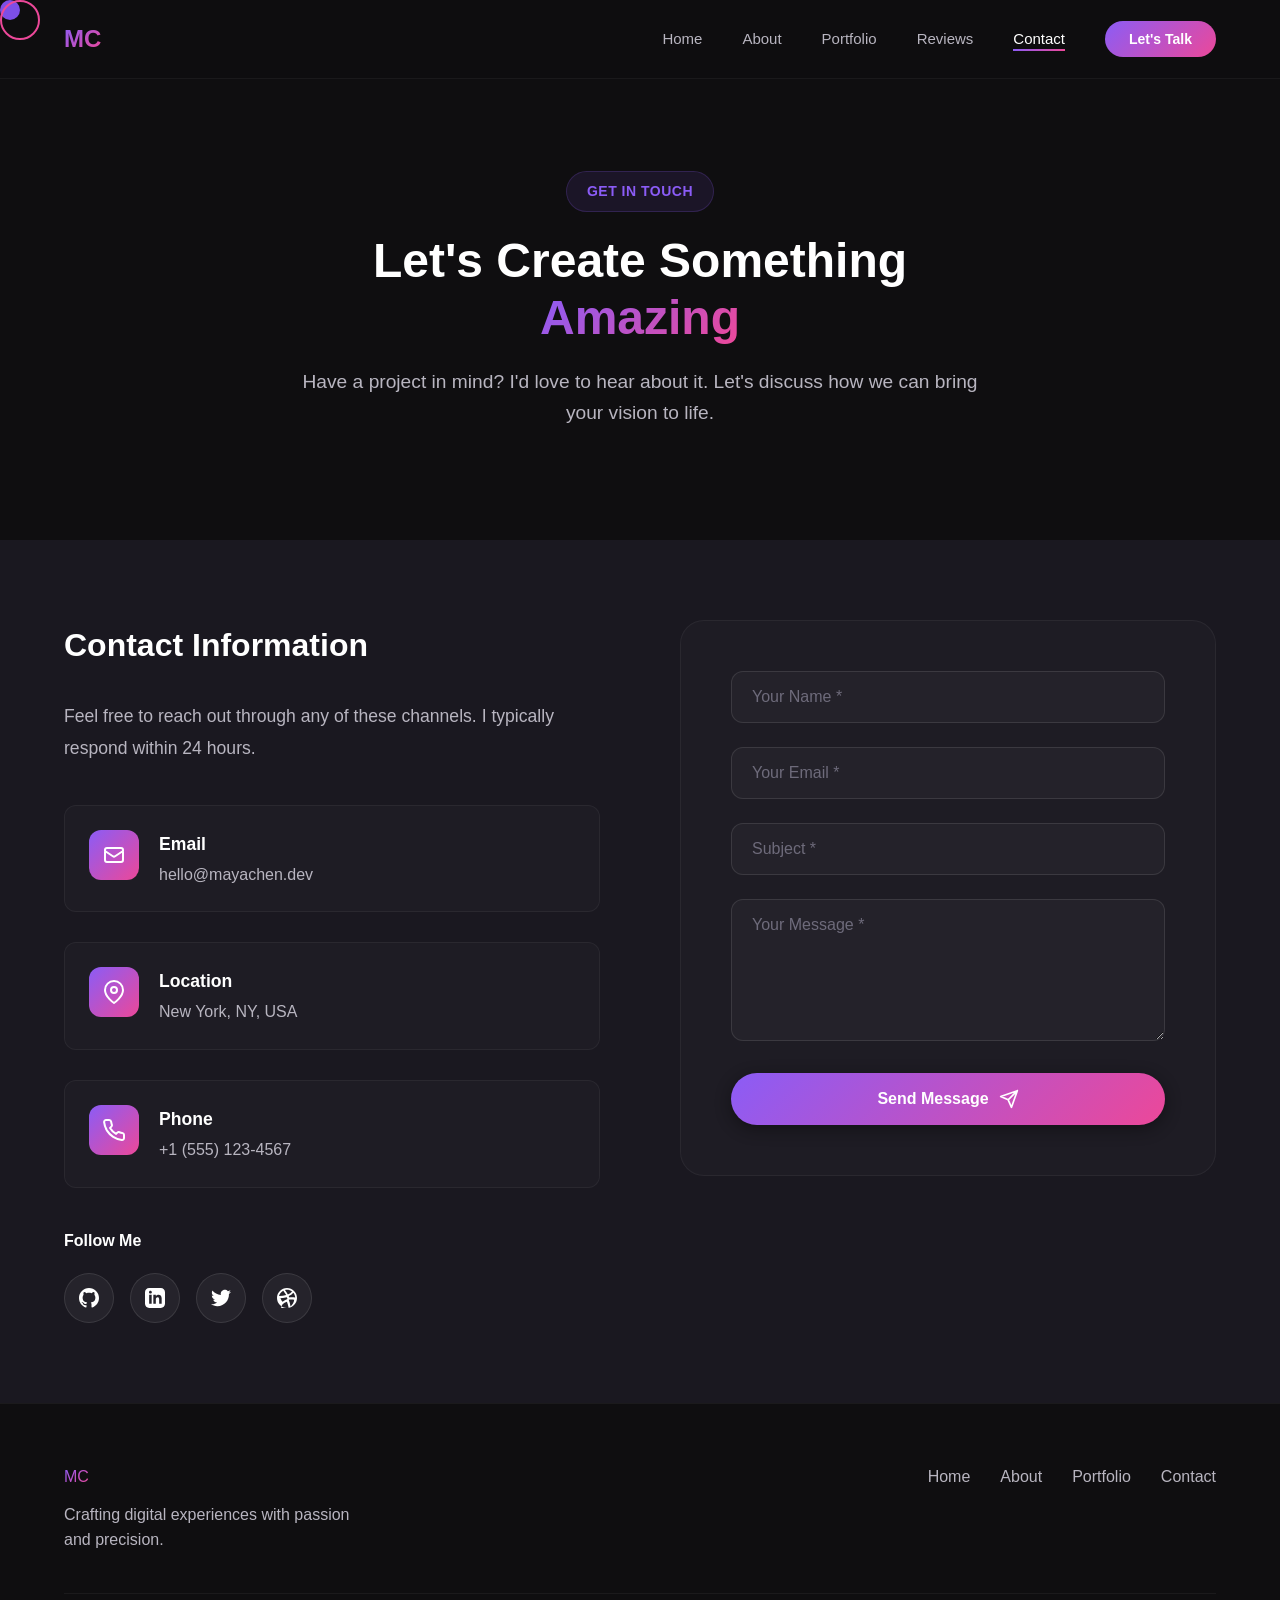
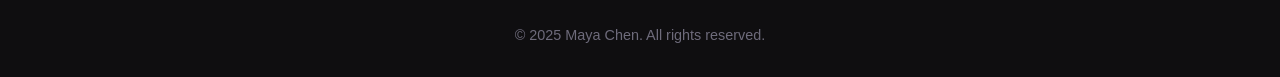
<file: contact.html>
<!DOCTYPE html>
<html lang="en">
<head>
    <meta charset="UTF-8">
    <meta name="viewport" content="width=device-width, initial-scale=1.0">
    <title>Contact - Maya Chen</title>
    <link rel="stylesheet" href="https://unpkg.com/aos@2.3.1/dist/aos.css">
    <link rel="stylesheet" href="assets/css/style.css">
</head>
<body>
    <div class="cursor" id="cursor"></div>
    <div class="cursor-follower" id="cursorFollower"></div>

    <!-- Navigation -->
    <nav class="navbar" id="navbar">
        <div class="container">
            <div class="nav-wrapper">
                <a href="index.html" class="logo">
                    <span class="logo-text">MC</span>
                </a>
                <button class="mobile-toggle" id="mobileToggle" aria-label="Toggle menu">
                    <span></span>
                    <span></span>
                </button>
                <ul class="nav-menu" id="navMenu">
                    <li><a href="index.html#home" class="nav-link">Home</a></li>
                    <li><a href="about.html" class="nav-link">About</a></li>
                    <li><a href="portfolio.html" class="nav-link">Portfolio</a></li>
                    <li><a href="reviews.html" class="nav-link">Reviews</a></li>
                    <li><a href="contact.html" class="nav-link active">Contact</a></li>
                    <li><a href="contact.html" class="btn-nav">Let's Talk</a></li>
                </ul>
            </div>
        </div>
    </nav>

    <!-- Page Hero -->
    <section class="hero" style="min-height: 60vh; padding: 140px 0 80px;">
        <div class="container">
            <div style="text-align: center; max-width: 700px; margin: 0 auto;">
                <span class="section-tag" data-aos="fade-up">Get In Touch</span>
                <h1 class="section-title" data-aos="fade-up" data-aos-delay="100">
                    Let's Create Something <span class="gradient-text">Amazing</span>
                </h1>
                <p style="font-size: 1.2rem; color: var(--text-secondary); margin-top: 20px;" data-aos="fade-up" data-aos-delay="200">
                    Have a project in mind? I'd love to hear about it. Let's discuss how we can bring your vision to life.
                </p>
            </div>
        </div>
    </section>

    <!-- Contact Section -->
    <section style="padding: 80px 0; background: var(--bg-secondary);">
        <div class="container">
            <div class="contact-content">
                <div class="contact-info" data-aos="fade-right">
                    <h2 style="font-size: 2rem; margin-bottom: 24px;">Contact Information</h2>
                    <p class="contact-description">
                        Feel free to reach out through any of these channels. I typically respond within 24 hours.
                    </p>
                    <div class="contact-details">
                        <div class="contact-item">
                            <div class="contact-icon">
                                <svg viewBox="0 0 24 24" fill="none" stroke="currentColor">
                                    <path d="M3 8l7.89 5.26a2 2 0 002.22 0L21 8M5 19h14a2 2 0 002-2V7a2 2 0 00-2-2H5a2 2 0 00-2 2v10a2 2 0 002 2z" stroke-width="2" stroke-linecap="round" stroke-linejoin="round"/>
                                </svg>
                            </div>
                            <div>
                                <h4>Email</h4>
                                <p>hello@mayachen.dev</p>
                            </div>
                        </div>
                        <div class="contact-item">
                            <div class="contact-icon">
                                <svg viewBox="0 0 24 24" fill="none" stroke="currentColor">
                                    <path d="M21 10c0 7-9 13-9 13s-9-6-9-13a9 9 0 0118 0z" stroke-width="2" stroke-linecap="round" stroke-linejoin="round"/>
                                    <circle cx="12" cy="10" r="3" stroke-width="2"/>
                                </svg>
                            </div>
                            <div>
                                <h4>Location</h4>
                                <p>New York, NY, USA</p>
                            </div>
                        </div>
                        <div class="contact-item">
                            <div class="contact-icon">
                                <svg viewBox="0 0 24 24" fill="none" stroke="currentColor">
                                    <path d="M22 16.92v3a2 2 0 01-2.18 2 19.79 19.79 0 01-8.63-3.07 19.5 19.5 0 01-6-6 19.79 19.79 0 01-3.07-8.67A2 2 0 014.11 2h3a2 2 0 012 1.72 12.84 12.84 0 00.7 2.81 2 2 0 01-.45 2.11L8.09 9.91a16 16 0 006 6l1.27-1.27a2 2 0 012.11-.45 12.84 12.84 0 002.81.7A2 2 0 0122 16.92z" stroke-width="2" stroke-linecap="round" stroke-linejoin="round"/>
                                </svg>
                            </div>
                            <div>
                                <h4>Phone</h4>
                                <p>+1 (555) 123-4567</p>
                            </div>
                        </div>
                    </div>
                    <div style="margin-top: 40px;">
                        <h4 style="margin-bottom: 20px;">Follow Me</h4>
                        <div style="display: flex; gap: 16px;">
                            <a href="#" style="width: 50px; height: 50px; border-radius: 50%; background: rgba(255,255,255,0.05); border: 1px solid rgba(255,255,255,0.1); display: flex; align-items: center; justify-content: center; transition: var(--transition);">
                                <svg viewBox="0 0 24 24" fill="currentColor" style="width: 20px; height: 20px;">
                                    <path d="M12 0c-6.626 0-12 5.373-12 12 0 5.302 3.438 9.8 8.207 11.387.599.111.793-.261.793-.577v-2.234c-3.338.726-4.033-1.416-4.033-1.416-.546-1.387-1.333-1.756-1.333-1.756-1.089-.745.083-.729.083-.729 1.205.084 1.839 1.237 1.839 1.237 1.07 1.834 2.807 1.304 3.492.997.107-.775.418-1.305.762-1.604-2.665-.305-5.467-1.334-5.467-5.931 0-1.311.469-2.381 1.236-3.221-.124-.303-.535-1.524.117-3.176 0 0 1.008-.322 3.301 1.23.957-.266 1.983-.399 3.003-.404 1.02.005 2.047.138 3.006.404 2.291-1.552 3.297-1.23 3.297-1.23.653 1.653.242 2.874.118 3.176.77.84 1.235 1.911 1.235 3.221 0 4.609-2.807 5.624-5.479 5.921.43.372.823 1.102.823 2.222v3.293c0 .319.192.694.801.576 4.765-1.589 8.199-6.086 8.199-11.386 0-6.627-5.373-12-12-12z"/>
                                </svg>
                            </a>
                            <a href="#" style="width: 50px; height: 50px; border-radius: 50%; background: rgba(255,255,255,0.05); border: 1px solid rgba(255,255,255,0.1); display: flex; align-items: center; justify-content: center; transition: var(--transition);">
                                <svg viewBox="0 0 24 24" fill="currentColor" style="width: 20px; height: 20px;">
                                    <path d="M19 0h-14c-2.761 0-5 2.239-5 5v14c0 2.761 2.239 5 5 5h14c2.762 0 5-2.239 5-5v-14c0-2.761-2.238-5-5-5zm-11 19h-3v-11h3v11zm-1.5-12.268c-.966 0-1.75-.79-1.75-1.764s.784-1.764 1.75-1.764 1.75.79 1.75 1.764-.783 1.764-1.75 1.764zm13.5 12.268h-3v-5.604c0-3.368-4-3.113-4 0v5.604h-3v-11h3v1.765c1.396-2.586 7-2.777 7 2.476v6.759z"/>
                                </svg>
                            </a>
                            <a href="#" style="width: 50px; height: 50px; border-radius: 50%; background: rgba(255,255,255,0.05); border: 1px solid rgba(255,255,255,0.1); display: flex; align-items: center; justify-content: center; transition: var(--transition);">
                                <svg viewBox="0 0 24 24" fill="currentColor" style="width: 20px; height: 20px;">
                                    <path d="M24 4.557c-.883.392-1.832.656-2.828.775 1.017-.609 1.798-1.574 2.165-2.724-.951.564-2.005.974-3.127 1.195-.897-.957-2.178-1.555-3.594-1.555-3.179 0-5.515 2.966-4.797 6.045-4.091-.205-7.719-2.165-10.148-5.144-1.29 2.213-.669 5.108 1.523 6.574-.806-.026-1.566-.247-2.229-.616-.054 2.281 1.581 4.415 3.949 4.89-.693.188-1.452.232-2.224.084.626 1.956 2.444 3.379 4.6 3.419-2.07 1.623-4.678 2.348-7.29 2.04 2.179 1.397 4.768 2.212 7.548 2.212 9.142 0 14.307-7.721 13.995-14.646.962-.695 1.797-1.562 2.457-2.549z"/>
                                </svg>
                            </a>
                            <a href="#" style="width: 50px; height: 50px; border-radius: 50%; background: rgba(255,255,255,0.05); border: 1px solid rgba(255,255,255,0.1); display: flex; align-items: center; justify-content: center; transition: var(--transition);">
                                <svg viewBox="0 0 24 24" fill="currentColor" style="width: 20px; height: 20px;">
                                    <path d="M12 0c-6.628 0-12 5.373-12 12s5.372 12 12 12 12-5.373 12-12-5.372-12-12-12zm9.885 11.441c-2.575-.422-4.943-.445-7.103-.073-.244-.563-.497-1.125-.767-1.68 2.31-1 4.165-2.358 5.548-4.082 1.35 1.594 2.197 3.619 2.322 5.835zm-3.842-7.282c-1.205 1.554-2.868 2.783-4.986 3.68-1.016-1.861-2.178-3.676-3.488-5.438.779-.197 1.591-.314 2.431-.314 2.275 0 4.368.779 6.043 2.072zm-10.516-.993c1.331 1.742 2.511 3.538 3.537 5.381-2.43.715-5.331 1.082-8.684 1.105.692-2.835 2.601-5.193 5.147-6.486zm-5.525 8.834l.015.351c3.575 0 6.804-.378 9.685-1.134.295.647.576 1.308.842 1.976-2.254.763-4.205 1.861-5.845 3.287-1.544-1.542-2.527-3.647-2.697-5.98zm4.725 7.61c1.384-1.334 3.112-2.341 5.177-3.001 1.041 2.697 1.842 5.576 2.391 8.638-1.033.426-2.162.664-3.348.664-2.446 0-4.654-1.043-6.22-2.701zm9.567 2.442c-.472-2.815-1.211-5.503-2.208-8.056 2.007-.344 4.191-.303 6.569.116-.412 3.24-2.088 6.063-4.361 7.94z"/>
                                </svg>
                            </a>
                        </div>
                    </div>
                </div>

                <form class="contact-form" id="contactForm" data-aos="fade-left">
                    <div class="form-group">
                        <input type="text" id="name" name="name" placeholder="Your Name *" required>
                    </div>
                    <div class="form-group">
                        <input type="email" id="email" name="email" placeholder="Your Email *" required>
                    </div>
                    <div class="form-group">
                        <input type="text" id="subject" name="subject" placeholder="Subject *" required>
                    </div>
                    <div class="form-group">
                        <textarea id="message" name="message" rows="6" placeholder="Your Message *" required></textarea>
                    </div>
                    <button type="submit" class="btn-primary btn-full">
                        Send Message
                        <svg width="20" height="20" viewBox="0 0 24 24" fill="none" stroke="currentColor">
                            <path d="M22 2L11 13M22 2l-7 20-4-9-9-4 20-7z" stroke-width="2" stroke-linecap="round" stroke-linejoin="round"/>
                        </svg>
                    </button>
                </form>
            </div>
        </div>
    </section>

    <!-- Footer -->
    <footer class="footer">
        <div class="container">
            <div class="footer-content">
                <div class="footer-logo">
                    <span class="logo-text">MC</span>
                    <p>Crafting digital experiences with passion and precision.</p>
                </div>
                <div class="footer-links">
                    <a href="index.html">Home</a>
                    <a href="about.html">About</a>
                    <a href="portfolio.html">Portfolio</a>
                    <a href="contact.html">Contact</a>
                </div>
            </div>
            <div class="footer-bottom">
                <p>&copy; 2025 Maya Chen. All rights reserved.</p>
            </div>
        </div>
    </footer>

    <script src="https://unpkg.com/aos@2.3.1/dist/aos.js"></script>
    <script>
        AOS.init({
            duration: 800,
            easing: 'ease-in-out',
            once: true,
            offset: 100
        });
    </script>
    <script src="assets/js/main.js"></script>
</body>
</html>
</file>
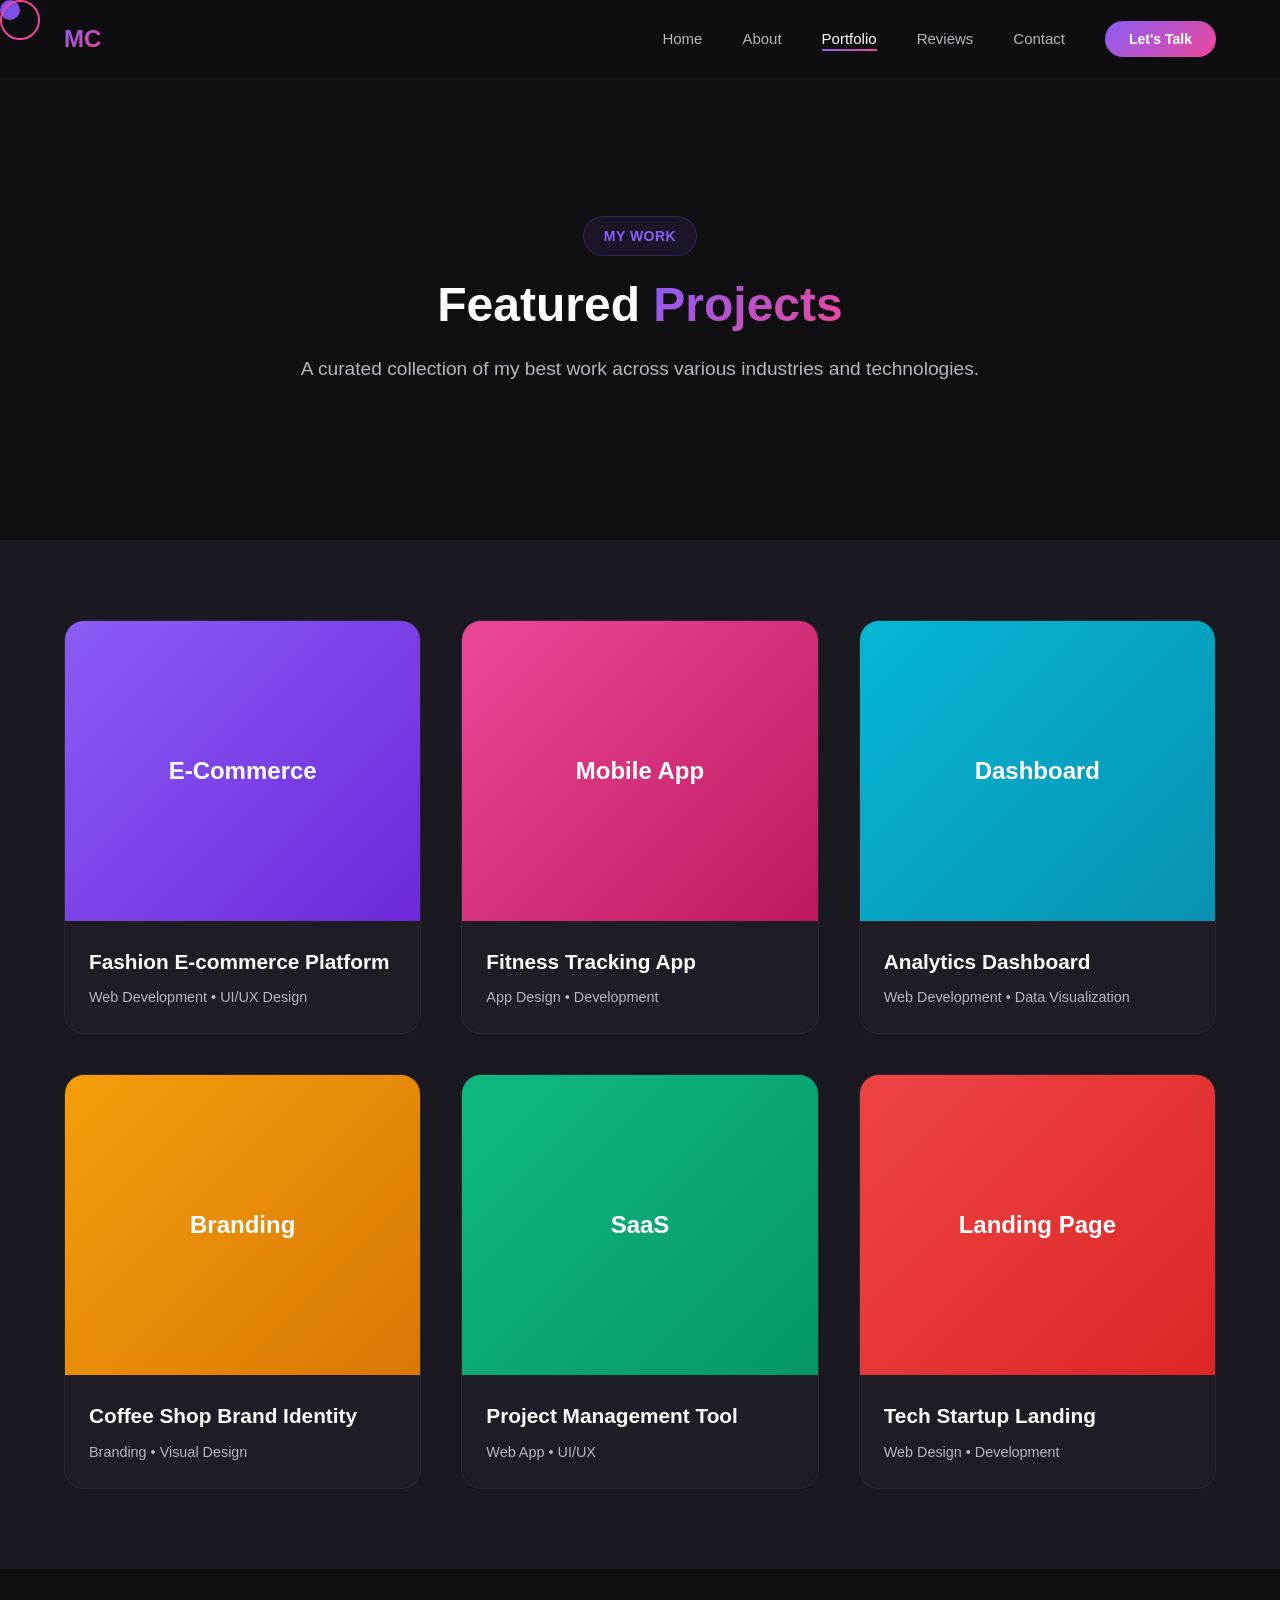
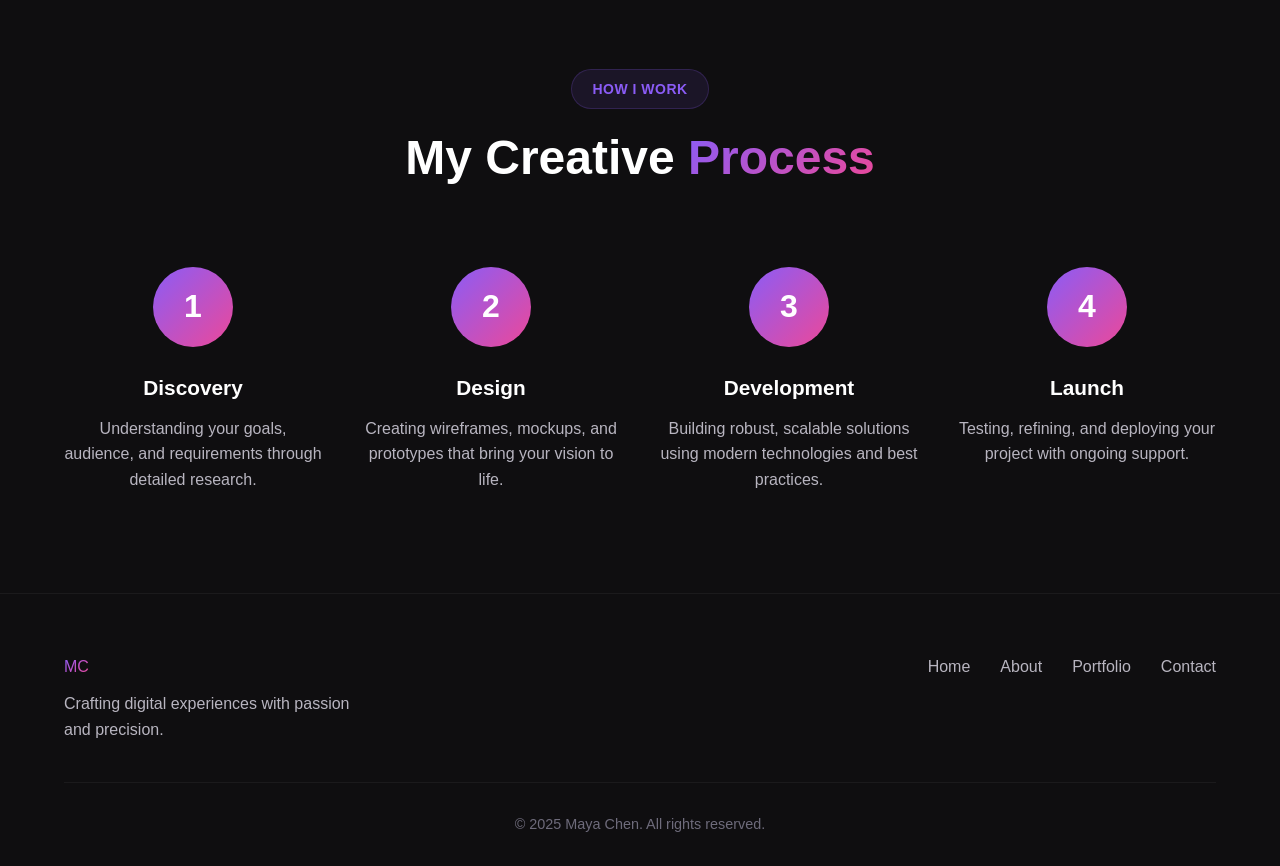
<file: portfolio.html>
<!DOCTYPE html>
<html lang="en">
<head>
    <meta charset="UTF-8">
    <meta name="viewport" content="width=device-width, initial-scale=1.0">
    <title>Portfolio - Shuvam Raj Shahi</title>
    <link rel="stylesheet" href="https://unpkg.com/aos@2.3.1/dist/aos.css">
    <link rel="stylesheet" href="assets/css/style.css">
</head>
<body>
    <div class="cursor" id="cursor"></div>
    <div class="cursor-follower" id="cursorFollower"></div>

    <!-- Navigation -->
    <nav class="navbar" id="navbar">
        <div class="container">
            <div class="nav-wrapper">
                <a href="index.html" class="logo">
                    <span class="logo-text">MC</span>
                </a>
                <button class="mobile-toggle" id="mobileToggle" aria-label="Toggle menu">
                    <span></span>
                    <span></span>
                </button>
                <ul class="nav-menu" id="navMenu">
                    <li><a href="index.html#home" class="nav-link">Home</a></li>
                    <li><a href="about.html" class="nav-link">About</a></li>
                    <li><a href="portfolio.html" class="nav-link active">Portfolio</a></li>
                    <li><a href="reviews.html" class="nav-link">Reviews</a></li>
                    <li><a href="contact.html" class="nav-link">Contact</a></li>
                    <li><a href="contact.html" class="btn-nav">Let's Talk</a></li>
                </ul>
            </div>
        </div>
    </nav>

    <!-- Page Hero -->
    <section class="hero" style="min-height: 60vh; padding: 140px 0 80px;">
        <div class="container">
            <div style="text-align: center; max-width: 700px; margin: 0 auto;">
                <span class="section-tag" data-aos="fade-up">My Work</span>
                <h1 class="section-title" data-aos="fade-up" data-aos-delay="100">
                    Featured <span class="gradient-text">Projects</span>
                </h1>
                <p style="font-size: 1.2rem; color: var(--text-secondary); margin-top: 20px;" data-aos="fade-up" data-aos-delay="200">
                    A curated collection of my best work across various industries and technologies.
                </p>
            </div>
        </div>
    </section>

    <!-- Portfolio Grid -->
    <section style="padding: 80px 0; background: var(--bg-secondary);">
        <div class="container">
            <div class="work-grid">
                <article class="work-card" data-aos="fade-up">
                    <div class="work-image">
                        <div class="placeholder-work" style="background: linear-gradient(135deg, #8B5CF6 0%, #6D28D9 100%);">
                            <span>E-Commerce</span>
                        </div>
                        <div class="work-overlay">
                            <a href="#" class="work-link">View Details</a>
                        </div>
                    </div>
                    <div class="work-info">
                        <h3 class="work-title">Fashion E-commerce Platform</h3>
                        <p class="work-category">Web Development • UI/UX Design</p>
                    </div>
                </article>
                
                <article class="work-card" data-aos="fade-up" data-aos-delay="100">
                    <div class="work-image">
                        <div class="placeholder-work" style="background: linear-gradient(135deg, #EC4899 0%, #BE185D 100%);">
                            <span>Mobile App</span>
                        </div>
                        <div class="work-overlay">
                            <a href="#" class="work-link">View Details</a>
                        </div>
                    </div>
                    <div class="work-info">
                        <h3 class="work-title">Fitness Tracking App</h3>
                        <p class="work-category">App Design • Development</p>
                    </div>
                </article>
                
                <article class="work-card" data-aos="fade-up" data-aos-delay="200">
                    <div class="work-image">
                        <div class="placeholder-work" style="background: linear-gradient(135deg, #06B6D4 0%, #0891B2 100%);">
                            <span>Dashboard</span>
                        </div>
                        <div class="work-overlay">
                            <a href="#" class="work-link">View Details</a>
                        </div>
                    </div>
                    <div class="work-info">
                        <h3 class="work-title">Analytics Dashboard</h3>
                        <p class="work-category">Web Development • Data Visualization</p>
                    </div>
                </article>
                
                <article class="work-card" data-aos="fade-up">
                    <div class="work-image">
                        <div class="placeholder-work" style="background: linear-gradient(135deg, #F59E0B 0%, #D97706 100%);">
                            <span>Branding</span>
                        </div>
                        <div class="work-overlay">
                            <a href="#" class="work-link">View Details</a>
                        </div>
                    </div>
                    <div class="work-info">
                        <h3 class="work-title">Coffee Shop Brand Identity</h3>
                        <p class="work-category">Branding • Visual Design</p>
                    </div>
                </article>
                
                <article class="work-card" data-aos="fade-up" data-aos-delay="100">
                    <div class="work-image">
                        <div class="placeholder-work" style="background: linear-gradient(135deg, #10B981 0%, #059669 100%);">
                            <span>SaaS</span>
                        </div>
                        <div class="work-overlay">
                            <a href="#" class="work-link">View Details</a>
                        </div>
                    </div>
                    <div class="work-info">
                        <h3 class="work-title">Project Management Tool</h3>
                        <p class="work-category">Web App • UI/UX</p>
                    </div>
                </article>
                
                <article class="work-card" data-aos="fade-up" data-aos-delay="200">
                    <div class="work-image">
                        <div class="placeholder-work" style="background: linear-gradient(135deg, #EF4444 0%, #DC2626 100%);">
                            <span>Landing Page</span>
                        </div>
                        <div class="work-overlay">
                            <a href="#" class="work-link">View Details</a>
                        </div>
                    </div>
                    <div class="work-info">
                        <h3 class="work-title">Tech Startup Landing</h3>
                        <p class="work-category">Web Design • Development</p>
                    </div>
                </article>
            </div>
        </div>
    </section>

    <!-- Process Section -->
    <section style="padding: 100px 0;">
        <div class="container">
            <div class="section-header">
                <span class="section-tag" data-aos="fade-up">How I Work</span>
                <h2 class="section-title" data-aos="fade-up" data-aos-delay="100">My Creative <span class="gradient-text">Process</span></h2>
            </div>
            <div style="display: grid; grid-template-columns: repeat(auto-fit, minmax(250px, 1fr)); gap: 40px;">
                <div style="text-align: center;" data-aos="fade-up">
                    <div style="width: 80px; height: 80px; margin: 0 auto 24px; background: var(--gradient-primary); border-radius: 50%; display: flex; align-items: center; justify-content: center; font-size: 2rem; font-weight: 700;">1</div>
                    <h3 style="font-size: 1.3rem; margin-bottom: 12px;">Discovery</h3>
                    <p style="color: var(--text-secondary); line-height: 1.6;">Understanding your goals, audience, and requirements through detailed research.</p>
                </div>
                <div style="text-align: center;" data-aos="fade-up" data-aos-delay="100">
                    <div style="width: 80px; height: 80px; margin: 0 auto 24px; background: var(--gradient-primary); border-radius: 50%; display: flex; align-items: center; justify-content: center; font-size: 2rem; font-weight: 700;">2</div>
                    <h3 style="font-size: 1.3rem; margin-bottom: 12px;">Design</h3>
                    <p style="color: var(--text-secondary); line-height: 1.6;">Creating wireframes, mockups, and prototypes that bring your vision to life.</p>
                </div>
                <div style="text-align: center;" data-aos="fade-up" data-aos-delay="200">
                    <div style="width: 80px; height: 80px; margin: 0 auto 24px; background: var(--gradient-primary); border-radius: 50%; display: flex; align-items: center; justify-content: center; font-size: 2rem; font-weight: 700;">3</div>
                    <h3 style="font-size: 1.3rem; margin-bottom: 12px;">Development</h3>
                    <p style="color: var(--text-secondary); line-height: 1.6;">Building robust, scalable solutions using modern technologies and best practices.</p>
                </div>
                <div style="text-align: center;" data-aos="fade-up" data-aos-delay="300">
                    <div style="width: 80px; height: 80px; margin: 0 auto 24px; background: var(--gradient-primary); border-radius: 50%; display: flex; align-items: center; justify-content: center; font-size: 2rem; font-weight: 700;">4</div>
                    <h3 style="font-size: 1.3rem; margin-bottom: 12px;">Launch</h3>
                    <p style="color: var(--text-secondary); line-height: 1.6;">Testing, refining, and deploying your project with ongoing support.</p>
                </div>
            </div>
        </div>
    </section>

    <!-- Footer -->
    <footer class="footer">
        <div class="container">
            <div class="footer-content">
                <div class="footer-logo">
                    <span class="logo-text">MC</span>
                    <p>Crafting digital experiences with passion and precision.</p>
                </div>
                <div class="footer-links">
                    <a href="index.html">Home</a>
                    <a href="about.html">About</a>
                    <a href="portfolio.html">Portfolio</a>
                    <a href="contact.html">Contact</a>
                </div>
            </div>
            <div class="footer-bottom">
                <p>&copy; 2025 Maya Chen. All rights reserved.</p>
            </div>
        </div>
    </footer>

    <script src="https://unpkg.com/aos@2.3.1/dist/aos.js"></script>
    <script>
        AOS.init({
            duration: 800,
            easing: 'ease-in-out',
            once: true,
            offset: 100
        });
    </script>
    <script src="assets/js/main.js"></script>
</body>
</html>
</file>
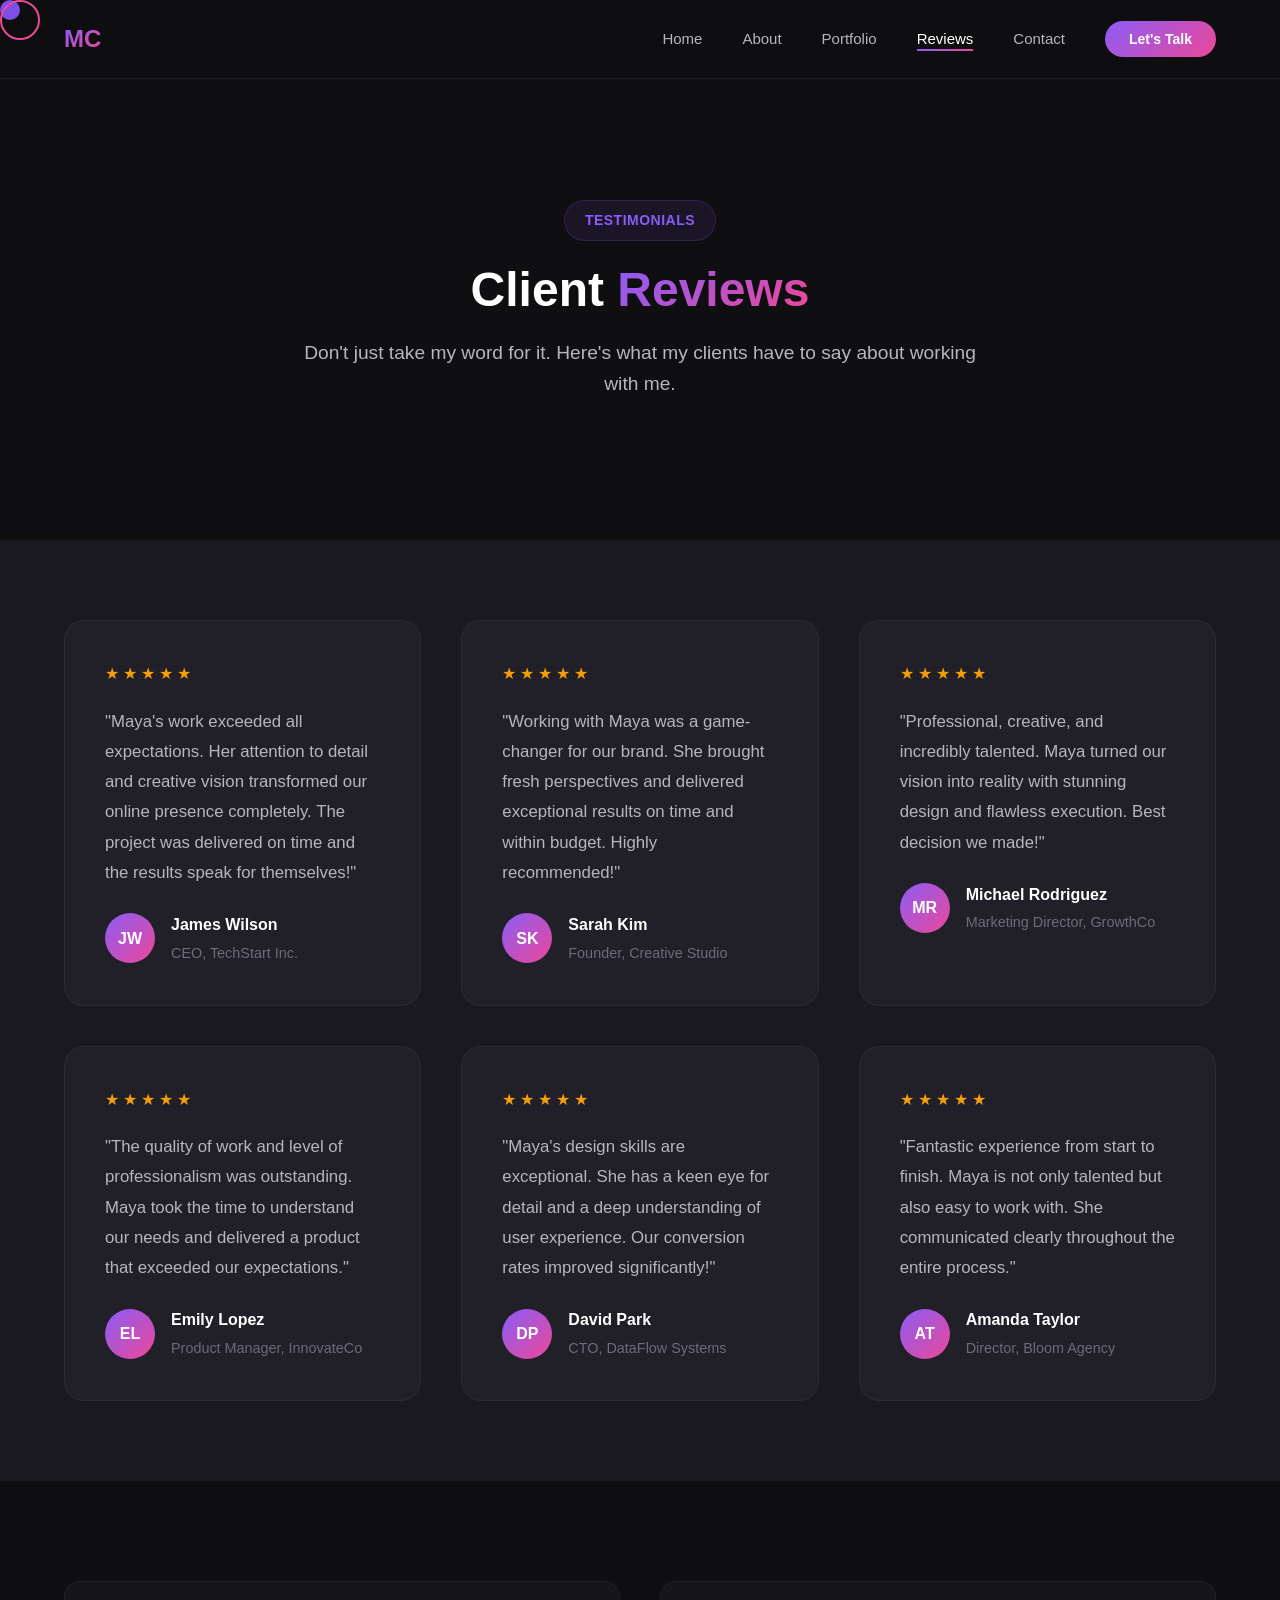
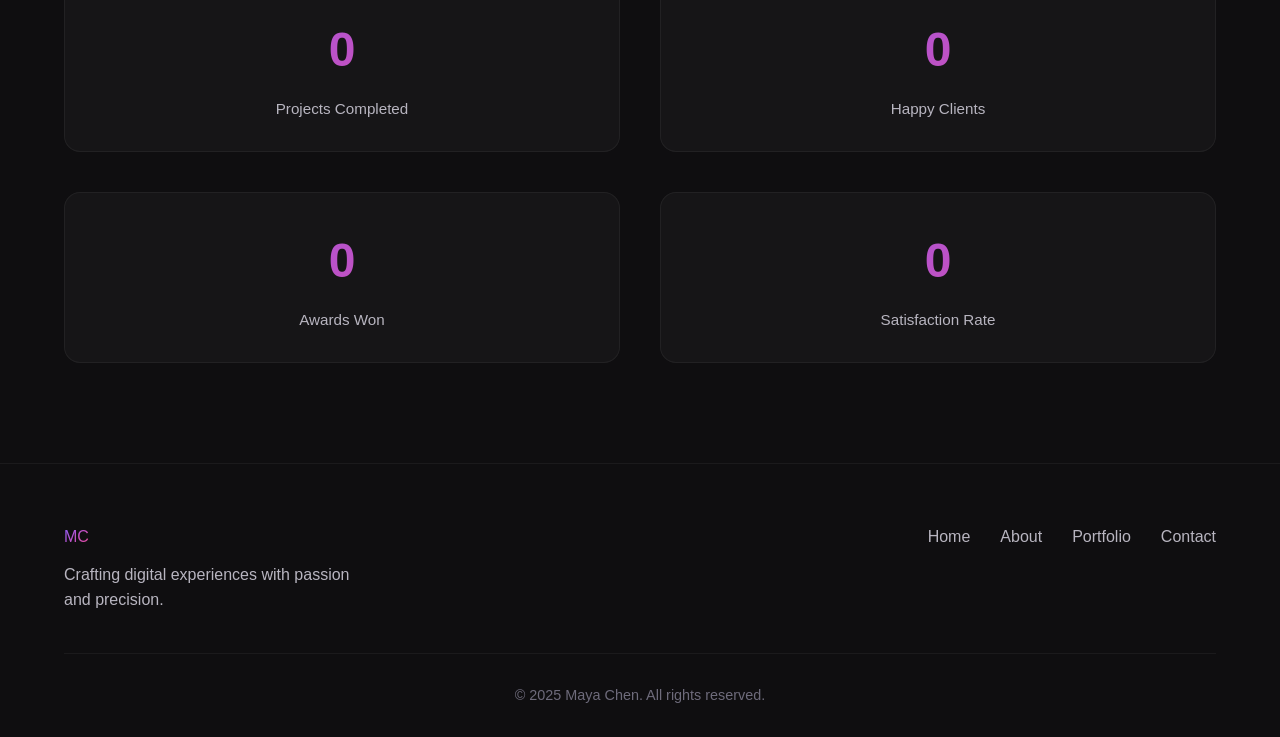
<file: reviews.html>
<!DOCTYPE html>
<html lang="en">
<head>
    <meta charset="UTF-8">
    <meta name="viewport" content="width=device-width, initial-scale=1.0">
    <title>Reviews - Maya Chen</title>
    <link rel="stylesheet" href="https://unpkg.com/aos@2.3.1/dist/aos.css">
    <link rel="stylesheet" href="assets/css/style.css">
</head>
<body>
    <div class="cursor" id="cursor"></div>
    <div class="cursor-follower" id="cursorFollower"></div>

    <!-- Navigation -->
    <nav class="navbar" id="navbar">
        <div class="container">
            <div class="nav-wrapper">
                <a href="index.html" class="logo">
                    <span class="logo-text">MC</span>
                </a>
                <button class="mobile-toggle" id="mobileToggle" aria-label="Toggle menu">
                    <span></span>
                    <span></span>
                </button>
                <ul class="nav-menu" id="navMenu">
                    <li><a href="index.html#home" class="nav-link">Home</a></li>
                    <li><a href="about.html" class="nav-link">About</a></li>
                    <li><a href="portfolio.html" class="nav-link">Portfolio</a></li>
                    <li><a href="reviews.html" class="nav-link active">Reviews</a></li>
                    <li><a href="contact.html" class="nav-link">Contact</a></li>
                    <li><a href="contact.html" class="btn-nav">Let's Talk</a></li>
                </ul>
            </div>
        </div>
    </nav>

    <!-- Page Hero -->
    <section class="hero" style="min-height: 60vh; padding: 140px 0 80px;">
        <div class="container">
            <div style="text-align: center; max-width: 700px; margin: 0 auto;">
                <span class="section-tag" data-aos="fade-up">Testimonials</span>
                <h1 class="section-title" data-aos="fade-up" data-aos-delay="100">
                    Client <span class="gradient-text">Reviews</span>
                </h1>
                <p style="font-size: 1.2rem; color: var(--text-secondary); margin-top: 20px;" data-aos="fade-up" data-aos-delay="200">
                    Don't just take my word for it. Here's what my clients have to say about working with me.
                </p>
            </div>
        </div>
    </section>

    <!-- Reviews Grid -->
    <section style="padding: 80px 0; background: var(--bg-secondary);">
        <div class="container">
            <div style="display: grid; grid-template-columns: repeat(auto-fit, minmax(350px, 1fr)); gap: 40px;">
                <div style="background: rgba(255,255,255,0.03); border: 1px solid rgba(255,255,255,0.05); padding: 40px; border-radius: 20px;" data-aos="fade-up">
                    <div style="display: flex; gap: 4px; margin-bottom: 20px; color: #F59E0B;">
                        <span>★</span><span>★</span><span>★</span><span>★</span><span>★</span>
                    </div>
                    <p style="color: var(--text-secondary); line-height: 1.8; margin-bottom: 24px; font-size: 1.05rem;">
                        "Maya's work exceeded all expectations. Her attention to detail and creative vision transformed our online presence completely. The project was delivered on time and the results speak for themselves!"
                    </p>
                    <div style="display: flex; align-items: center; gap: 16px;">
                        <div style="width: 50px; height: 50px; border-radius: 50%; background: var(--gradient-primary); display: flex; align-items: center; justify-content: center; font-weight: 700;">JW</div>
                        <div>
                            <h4 style="margin-bottom: 4px;">James Wilson</h4>
                            <p style="color: var(--text-muted); font-size: 0.9rem;">CEO, TechStart Inc.</p>
                        </div>
                    </div>
                </div>

                <div style="background: rgba(255,255,255,0.03); border: 1px solid rgba(255,255,255,0.05); padding: 40px; border-radius: 20px;" data-aos="fade-up" data-aos-delay="100">
                    <div style="display: flex; gap: 4px; margin-bottom: 20px; color: #F59E0B;">
                        <span>★</span><span>★</span><span>★</span><span>★</span><span>★</span>
                    </div>
                    <p style="color: var(--text-secondary); line-height: 1.8; margin-bottom: 24px; font-size: 1.05rem;">
                        "Working with Maya was a game-changer for our brand. She brought fresh perspectives and delivered exceptional results on time and within budget. Highly recommended!"
                    </p>
                    <div style="display: flex; align-items: center; gap: 16px;">
                        <div style="width: 50px; height: 50px; border-radius: 50%; background: var(--gradient-primary); display: flex; align-items: center; justify-content: center; font-weight: 700;">SK</div>
                        <div>
                            <h4 style="margin-bottom: 4px;">Sarah Kim</h4>
                            <p style="color: var(--text-muted); font-size: 0.9rem;">Founder, Creative Studio</p>
                        </div>
                    </div>
                </div>

                <div style="background: rgba(255,255,255,0.03); border: 1px solid rgba(255,255,255,0.05); padding: 40px; border-radius: 20px;" data-aos="fade-up" data-aos-delay="200">
                    <div style="display: flex; gap: 4px; margin-bottom: 20px; color: #F59E0B;">
                        <span>★</span><span>★</span><span>★</span><span>★</span><span>★</span>
                    </div>
                    <p style="color: var(--text-secondary); line-height: 1.8; margin-bottom: 24px; font-size: 1.05rem;">
                        "Professional, creative, and incredibly talented. Maya turned our vision into reality with stunning design and flawless execution. Best decision we made!"
                    </p>
                    <div style="display: flex; align-items: center; gap: 16px;">
                        <div style="width: 50px; height: 50px; border-radius: 50%; background: var(--gradient-primary); display: flex; align-items: center; justify-content: center; font-weight: 700;">MR</div>
                        <div>
                            <h4 style="margin-bottom: 4px;">Michael Rodriguez</h4>
                            <p style="color: var(--text-muted); font-size: 0.9rem;">Marketing Director, GrowthCo</p>
                        </div>
                    </div>
                </div>

                <div style="background: rgba(255,255,255,0.03); border: 1px solid rgba(255,255,255,0.05); padding: 40px; border-radius: 20px;" data-aos="fade-up">
                    <div style="display: flex; gap: 4px; margin-bottom: 20px; color: #F59E0B;">
                        <span>★</span><span>★</span><span>★</span><span>★</span><span>★</span>
                    </div>
                    <p style="color: var(--text-secondary); line-height: 1.8; margin-bottom: 24px; font-size: 1.05rem;">
                        "The quality of work and level of professionalism was outstanding. Maya took the time to understand our needs and delivered a product that exceeded our expectations."
                    </p>
                    <div style="display: flex; align-items: center; gap: 16px;">
                        <div style="width: 50px; height: 50px; border-radius: 50%; background: var(--gradient-primary); display: flex; align-items: center; justify-content: center; font-weight: 700;">EL</div>
                        <div>
                            <h4 style="margin-bottom: 4px;">Emily Lopez</h4>
                            <p style="color: var(--text-muted); font-size: 0.9rem;">Product Manager, InnovateCo</p>
                        </div>
                    </div>
                </div>

                <div style="background: rgba(255,255,255,0.03); border: 1px solid rgba(255,255,255,0.05); padding: 40px; border-radius: 20px;" data-aos="fade-up" data-aos-delay="100">
                    <div style="display: flex; gap: 4px; margin-bottom: 20px; color: #F59E0B;">
                        <span>★</span><span>★</span><span>★</span><span>★</span><span>★</span>
                    </div>
                    <p style="color: var(--text-secondary); line-height: 1.8; margin-bottom: 24px; font-size: 1.05rem;">
                        "Maya's design skills are exceptional. She has a keen eye for detail and a deep understanding of user experience. Our conversion rates improved significantly!"
                    </p>
                    <div style="display: flex; align-items: center; gap: 16px;">
                        <div style="width: 50px; height: 50px; border-radius: 50%; background: var(--gradient-primary); display: flex; align-items: center; justify-content: center; font-weight: 700;">DP</div>
                        <div>
                            <h4 style="margin-bottom: 4px;">David Park</h4>
                            <p style="color: var(--text-muted); font-size: 0.9rem;">CTO, DataFlow Systems</p>
                        </div>
                    </div>
                </div>

                <div style="background: rgba(255,255,255,0.03); border: 1px solid rgba(255,255,255,0.05); padding: 40px; border-radius: 20px;" data-aos="fade-up" data-aos-delay="200">
                    <div style="display: flex; gap: 4px; margin-bottom: 20px; color: #F59E0B;">
                        <span>★</span><span>★</span><span>★</span><span>★</span><span>★</span>
                    </div>
                    <p style="color: var(--text-secondary); line-height: 1.8; margin-bottom: 24px; font-size: 1.05rem;">
                        "Fantastic experience from start to finish. Maya is not only talented but also easy to work with. She communicated clearly throughout the entire process."
                    </p>
                    <div style="display: flex; align-items: center; gap: 16px;">
                        <div style="width: 50px; height: 50px; border-radius: 50%; background: var(--gradient-primary); display: flex; align-items: center; justify-content: center; font-weight: 700;">AT</div>
                        <div>
                            <h4 style="margin-bottom: 4px;">Amanda Taylor</h4>
                            <p style="color: var(--text-muted); font-size: 0.9rem;">Director, Bloom Agency</p>
                        </div>
                    </div>
                </div>
            </div>
        </div>
    </section>

    <!-- Stats Section -->
    <section style="padding: 100px 0;">
        <div class="container">
            <div class="about-stats">
                <div class="stat-item" data-aos="fade-up">
                    <h3 class="stat-number" data-target="50">0</h3>
                    <p class="stat-label">Projects Completed</p>
                </div>
                <div class="stat-item" data-aos="fade-up" data-aos-delay="100">
                    <h3 class="stat-number" data-target="35">0</h3>
                    <p class="stat-label">Happy Clients</p>
                </div>
                <div class="stat-item" data-aos="fade-up" data-aos-delay="200">
                    <h3 class="stat-number" data-target="8">0</h3>
                    <p class="stat-label">Awards Won</p>
                </div>
                <div class="stat-item" data-aos="fade-up" data-aos-delay="300">
                    <h3 class="stat-number" data-target="98">0</h3>
                    <p class="stat-label">Satisfaction Rate</p>
                </div>
            </div>
        </div>
    </section>

    <!-- Footer -->
    <footer class="footer">
        <div class="container">
            <div class="footer-content">
                <div class="footer-logo">
                    <span class="logo-text">MC</span>
                    <p>Crafting digital experiences with passion and precision.</p>
                </div>
                <div class="footer-links">
                    <a href="index.html">Home</a>
                    <a href="about.html">About</a>
                    <a href="portfolio.html">Portfolio</a>
                    <a href="contact.html">Contact</a>
                </div>
            </div>
            <div class="footer-bottom">
                <p>&copy; 2025 Maya Chen. All rights reserved.</p>
            </div>
        </div>
    </footer>

    <script src="https://unpkg.com/aos@2.3.1/dist/aos.js"></script>
    <script>
        AOS.init({
            duration: 800,
            easing: 'ease-in-out',
            once: true,
            offset: 100
        });
    </script>
    <script src="assets/js/main.js"></script>
</body>
</html>
</file>
<file: assets/css/style.css>
/* ===========================
   CSS Variables & Reset
   =========================== */
:root {
    /* Dark Theme Colors - Matching inspiration */
    --bg-primary: #0f0e10;
    --bg-secondary: #1a1820;
    --bg-tertiary: #252230;

    /* Text Colors */
    --text-primary: #ffffff;
    --text-secondary: #b8b5c0;
    --text-muted: #6e6b7b;

    /* Accent Colors */
    --accent-purple: #8B5CF6;
    --accent-pink: #EC4899;
    --accent-cyan: #06B6D4;

    /* Gradients */
    --gradient-primary: linear-gradient(135deg, #8B5CF6 0%, #EC4899 100%);
    --gradient-secondary: linear-gradient(135deg, #06B6D4 0%, #8B5CF6 100%);

    /* Shadows */
    --shadow-sm: 0 2px 8px rgba(0, 0, 0, 0.3);
    --shadow-md: 0 4px 16px rgba(0, 0, 0, 0.4);
    --shadow-lg: 0 8px 32px rgba(0, 0, 0, 0.5);
    --glow-purple: 0 0 30px rgba(139, 92, 246, 0.3);
    --glow-pink: 0 0 30px rgba(236, 72, 153, 0.3);

    /* Transitions */
    --transition: all 0.3s cubic-bezier(0.4, 0, 0.2, 1);
    --transition-slow: all 0.6s cubic-bezier(0.4, 0, 0.2, 1);
}

* {
    margin: 0;
    padding: 0;
    box-sizing: border-box;
}

html {
    scroll-behavior: smooth;
}

body {
    font-family: 'Inter', -apple-system, BlinkMacSystemFont, 'Segoe UI', Roboto, Oxygen, Ubuntu, sans-serif;
    line-height: 1.6;
    color: var(--text-primary);
    background: var(--bg-primary);
    overflow-x: hidden;
}

::selection {
    background: var(--accent-purple);
    color: var(--text-primary);
}

img {
    max-width: 100%;
    height: auto;
    display: block;
}

a {
    text-decoration: none;
    color: inherit;
}

button {
    border: none;
    background: none;
    cursor: pointer;
    font-family: inherit;
}

ul {
    list-style: none;
}

/* ===========================
   Custom Cursor
   =========================== */
.cursor,
.cursor-follower {
    width: 20px;
    height: 20px;
    border-radius: 50%;
    position: fixed;
    pointer-events: none;
    z-index: 9999;
    transition: transform 0.1s ease;
    display: none;
}

.cursor {
    background: var(--accent-purple);
    mix-blend-mode: difference;
}

.cursor-follower {
    width: 40px;
    height: 40px;
    border: 2px solid var(--accent-pink);
    background: transparent;
    transition: transform 0.3s ease, width 0.3s ease, height 0.3s ease;
}

@media (pointer: fine) {

    .cursor,
    .cursor-follower {
        display: block;
    }
}

/* ===========================
   Utility Classes
   =========================== */
.container {
    max-width: 1200px;
    margin: 0 auto;
    padding: 0 24px;
}

.gradient-text {
    background: var(--gradient-primary);
    -webkit-background-clip: text;
    -webkit-text-fill-color: transparent;
    background-clip: text;
}

.section-tag {
    display: inline-block;
    padding: 8px 20px;
    background: rgba(139, 92, 246, 0.1);
    border: 1px solid rgba(139, 92, 246, 0.2);
    color: var(--accent-purple);
    border-radius: 50px;
    font-size: 14px;
    font-weight: 600;
    letter-spacing: 0.5px;
    text-transform: uppercase;
    margin-bottom: 20px;
}

.section-title {
    font-size: 3rem;
    font-weight: 700;
    line-height: 1.2;
    margin-bottom: 20px;
}

.section-header {
    text-align: center;
    margin-bottom: 80px;
}

.section-cta {
    text-align: center;
    margin-top: 60px;
}

/* ===========================
   Buttons
   =========================== */
.btn-primary {
    display: inline-flex;
    align-items: center;
    gap: 10px;
    padding: 16px 32px;
    background: var(--gradient-primary);
    color: var(--text-primary);
    border-radius: 50px;
    font-weight: 600;
    font-size: 16px;
    transition: var(--transition);
    box-shadow: var(--shadow-md);
    position: relative;
    overflow: hidden;
}

.btn-primary::before {
    content: '';
    position: absolute;
    top: 0;
    left: -100%;
    width: 100%;
    height: 100%;
    background: linear-gradient(90deg, transparent, rgba(255, 255, 255, 0.2), transparent);
    transition: left 0.5s ease;
}

.btn-primary:hover::before {
    left: 100%;
}

.btn-primary:hover {
    transform: translateY(-2px);
    box-shadow: var(--glow-purple);
}

.btn-primary svg {
    transition: transform 0.3s ease;
}

.btn-primary:hover svg {
    transform: translateX(4px);
}

.btn-full {
    width: 100%;
    justify-content: center;
}

.text-link {
    display: inline-flex;
    align-items: center;
    gap: 8px;
    color: var(--accent-purple);
    font-weight: 500;
    transition: var(--transition);
}

.text-link:hover {
    gap: 12px;
}

.text-link svg {
    width: 16px;
    height: 16px;
}

/* ===========================
   Navigation
   =========================== */
.navbar {
    position: fixed;
    top: 0;
    left: 0;
    right: 0;
    background: rgba(15, 14, 16, 0.9);
    backdrop-filter: blur(10px);
    z-index: 1000;
    padding: 20px 0;
    border-bottom: 1px solid rgba(255, 255, 255, 0.05);
}

.nav-wrapper {
    display: flex;
    justify-content: space-between;
    align-items: center;
}

.logo {
    font-size: 24px;
    font-weight: 700;
}

.logo-text {
    background: var(--gradient-primary);
    -webkit-background-clip: text;
    -webkit-text-fill-color: transparent;
    background-clip: text;
}

.nav-menu {
    display: flex;
    gap: 40px;
    align-items: center;
}

.nav-link {
    color: var(--text-secondary);
    font-weight: 500;
    font-size: 15px;
    transition: var(--transition);
    position: relative;
}

.nav-link::after {
    content: '';
    position: absolute;
    bottom: -4px;
    left: 0;
    width: 0;
    height: 2px;
    background: var(--gradient-primary);
    transition: width 0.3s ease;
}

.nav-link:hover,
.nav-link.active {
    color: var(--text-primary);
}

.nav-link:hover::after,
.nav-link.active::after {
    width: 100%;
}

.btn-nav {
    padding: 10px 24px;
    background: var(--gradient-primary);
    border-radius: 50px;
    color: var(--text-primary);
    font-weight: 600;
    font-size: 14px;
    transition: var(--transition);
}

.btn-nav:hover {
    box-shadow: var(--glow-purple);
    transform: translateY(-2px);
}

.mobile-toggle {
    display: none;
    flex-direction: column;
    gap: 6px;
    padding: 8px;
}

.mobile-toggle span {
    width: 30px;
    height: 2px;
    background: var(--text-primary);
    transition: var(--transition);
    border-radius: 2px;
}

/* ===========================
   Hero Section
   =========================== */
.hero {
    min-height: 100vh;
    display: flex;
    align-items: center;
    padding: 140px 0 100px;
    position: relative;
}

.hero-content {
    display: grid;
    grid-template-columns: 1fr 1fr;
    gap: 80px;
    align-items: center;
}

.hero-images {
    position: relative;
    height: 500px;
}

.hero-image-main {
    position: absolute;
    top: 50%;
    left: 50%;
    transform: translate(-50%, -50%);
    width: 100%;
    max-width: 400px;
}

.image-frame svg {
    width: 100%;
    height: auto;
    filter: drop-shadow(var(--glow-purple));
}

.hero-image-float {
    position: absolute;
    top: 10%;
    right: 0;
    width: 200px;
    animation: float 6s ease-in-out infinite;
}

@keyframes float {

    0%,
    100% {
        transform: translateY(0) rotate(0deg);
    }

    50% {
        transform: translateY(-30px) rotate(5deg);
    }
}

.hero-greeting {
    font-size: 18px;
    color: var(--text-secondary);
    margin-bottom: 20px;
    font-weight: 500;
}

.hero-title {
    font-size: 4rem;
    font-weight: 800;
    line-height: 1.1;
    margin-bottom: 30px;
    letter-spacing: -1px;
}

.hero-description {
    font-size: 1.1rem;
    color: var(--text-secondary);
    line-height: 1.8;
    margin-bottom: 40px;
    max-width: 500px;
}

/* ===========================
   Social Sidebar
   =========================== */
.social-sidebar {
    position: fixed;
    right: 40px;
    top: 50%;
    transform: translateY(-50%);
    display: flex;
    flex-direction: column;
    gap: 20px;
    z-index: 100;
}

.social-link {
    width: 40px;
    height: 40px;
    display: flex;
    align-items: center;
    justify-content: center;
    color: var(--text-secondary);
    background: rgba(255, 255, 255, 0.05);
    border: 1px solid rgba(255, 255, 255, 0.1);
    border-radius: 50%;
    transition: var(--transition);
}

.social-link:hover {
    color: var(--text-primary);
    background: var(--gradient-primary);
    border-color: transparent;
    transform: translateX(-5px);
    box-shadow: var(--glow-purple);
}

.social-link svg {
    width: 18px;
    height: 18px;
}

/* ===========================
   Scroll Indicator
   =========================== */
.scroll-indicator {
    position: absolute;
    bottom: 40px;
    left: 50%;
    transform: translateX(-50%);
    display: flex;
    flex-direction: column;
    align-items: center;
    gap: 12px;
    color: var(--text-secondary);
    font-size: 13px;
    letter-spacing: 1px;
}

.scroll-line {
    width: 2px;
    height: 50px;
    background: linear-gradient(to bottom, var(--accent-purple), transparent);
    animation: scroll 2s ease-in-out infinite;
}

@keyframes scroll {

    0%,
    100% {
        opacity: 0.3;
    }

    50% {
        opacity: 1;
    }
}

/* ===========================
   About Preview Section
   =========================== */
.about-preview {
    padding: 120px 0;
    background: var(--bg-secondary);
}

.about-content {
    display: grid;
    grid-template-columns: 1fr 1fr;
    gap: 80px;
    align-items: center;
}

.about-text p {
    color: var(--text-secondary);
    font-size: 1.1rem;
    line-height: 1.8;
    margin-bottom: 20px;
}

.about-text .text-link {
    margin-top: 20px;
}

.about-stats {
    display: grid;
    grid-template-columns: repeat(2, 1fr);
    gap: 40px;
}

.stat-item {
    text-align: center;
    padding: 30px;
    background: rgba(255, 255, 255, 0.03);
    border: 1px solid rgba(255, 255, 255, 0.05);
    border-radius: 16px;
    transition: var(--transition);
}

.stat-item:hover {
    background: rgba(139, 92, 246, 0.05);
    border-color: var(--accent-purple);
    transform: translateY(-5px);
}

.stat-number {
    font-size: 3rem;
    font-weight: 800;
    background: var(--gradient-primary);
    -webkit-background-clip: text;
    -webkit-text-fill-color: transparent;
    background-clip: text;
    margin-bottom: 8px;
}

.stat-label {
    color: var(--text-secondary);
    font-size: 0.95rem;
}

/* ===========================
   Services Section
   =========================== */
.services {
    padding: 120px 0;
}

.services-grid {
    display: grid;
    grid-template-columns: repeat(3, 1fr);
    gap: 40px;
}

.service-card {
    padding: 40px;
    background: rgba(255, 255, 255, 0.02);
    border: 1px solid rgba(255, 255, 255, 0.05);
    border-radius: 20px;
    transition: var(--transition);
    position: relative;
    overflow: hidden;
}

.service-card::before {
    content: '';
    position: absolute;
    top: 0;
    left: 0;
    right: 0;
    height: 3px;
    background: var(--gradient-primary);
    transform: scaleX(0);
    transform-origin: left;
    transition: transform 0.3s ease;
}

.service-card:hover::before {
    transform: scaleX(1);
}

.service-card:hover {
    background: rgba(139, 92, 246, 0.05);
    border-color: rgba(139, 92, 246, 0.3);
    transform: translateY(-10px);
    box-shadow: var(--glow-purple);
}

.service-icon {
    width: 64px;
    height: 64px;
    margin-bottom: 24px;
    color: var(--accent-purple);
}

.service-title {
    font-size: 1.5rem;
    margin-bottom: 16px;
    color: var(--text-primary);
}

.service-description {
    color: var(--text-secondary);
    line-height: 1.8;
}

/* ===========================
   Featured Work Section
   =========================== */
.featured-work {
    padding: 120px 0;
    background: var(--bg-secondary);
}

.work-grid {
    display: grid;
    grid-template-columns: repeat(3, 1fr);
    gap: 40px;
}

.work-card {
    border-radius: 20px;
    overflow: hidden;
    background: rgba(255, 255, 255, 0.02);
    border: 1px solid rgba(255, 255, 255, 0.05);
    transition: var(--transition);
}

.work-card:hover {
    transform: translateY(-10px);
    border-color: rgba(139, 92, 246, 0.3);
    box-shadow: var(--glow-purple);
}

.work-image {
    position: relative;
    height: 300px;
    overflow: hidden;
}

.placeholder-work {
    width: 100%;
    height: 100%;
    display: flex;
    align-items: center;
    justify-content: center;
    color: var(--text-primary);
    font-size: 1.5rem;
    font-weight: 600;
    transition: var(--transition);
}

.work-overlay {
    position: absolute;
    top: 0;
    left: 0;
    right: 0;
    bottom: 0;
    background: rgba(0, 0, 0, 0.8);
    display: flex;
    align-items: center;
    justify-content: center;
    opacity: 0;
    transition: var(--transition);
}

.work-card:hover .work-overlay {
    opacity: 1;
}

.work-card:hover .placeholder-work {
    transform: scale(1.1);
}

.work-link {
    padding: 12px 30px;
    background: var(--gradient-primary);
    color: var(--text-primary);
    border-radius: 50px;
    font-weight: 600;
    transition: var(--transition);
}

.work-link:hover {
    transform: translateY(-2px);
    box-shadow: var(--glow-pink);
}

.work-info {
    padding: 24px;
}

.work-title {
    font-size: 1.3rem;
    margin-bottom: 8px;
    color: var(--text-primary);
}

.work-category {
    color: var(--text-secondary);
    font-size: 0.9rem;
}

/* ===========================
   Testimonials Section
   =========================== */
.testimonials {
    padding: 120px 0;
}

.testimonials-slider {
    position: relative;
    overflow: hidden;
    max-width: 900px;
    margin: 0 auto;
}

.testimonial-track {
    display: flex;
    transition: transform 0.5s ease;
}

.testimonial-card {
    min-width: 100%;
    padding: 20px;
}

.testimonial-content {
    background: rgba(255, 255, 255, 0.03);
    border: 1px solid rgba(255, 255, 255, 0.05);
    padding: 50px;
    border-radius: 24px;
    position: relative;
}

.quote-icon {
    font-size: 5rem;
    color: var(--accent-purple);
    opacity: 0.2;
    position: absolute;
    top: 30px;
    left: 40px;
    font-family: Georgia, serif;
}

.testimonial-text {
    font-size: 1.2rem;
    line-height: 1.8;
    color: var(--text-secondary);
    margin-bottom: 40px;
    position: relative;
    z-index: 1;
}

.testimonial-author {
    display: flex;
    align-items: center;
    gap: 20px;
}

.author-avatar {
    width: 60px;
    height: 60px;
    border-radius: 50%;
    background: var(--gradient-primary);
    display: flex;
    align-items: center;
    justify-content: center;
    font-weight: 700;
    font-size: 1.2rem;
}

.author-name {
    font-size: 1.1rem;
    margin-bottom: 4px;
}

.author-role {
    color: var(--text-secondary);
    font-size: 0.9rem;
}

.slider-controls {
    display: flex;
    justify-content: center;
    align-items: center;
    gap: 30px;
    margin-top: 40px;
}

.slider-btn {
    width: 50px;
    height: 50px;
    border-radius: 50%;
    background: rgba(255, 255, 255, 0.05);
    border: 1px solid rgba(255, 255, 255, 0.1);
    color: var(--text-primary);
    display: flex;
    align-items: center;
    justify-content: center;
    transition: var(--transition);
}

.slider-btn:hover {
    background: var(--gradient-primary);
    border-color: transparent;
    box-shadow: var(--glow-purple);
}

.slider-dots {
    display: flex;
    gap: 12px;
}

.slider-dot {
    width: 10px;
    height: 10px;
    border-radius: 50%;
    background: rgba(255, 255, 255, 0.2);
    cursor: pointer;
    transition: var(--transition);
}

.slider-dot.active {
    width: 30px;
    border-radius: 5px;
    background: var(--gradient-primary);
}

/* ===========================
   Contact Section
   =========================== */
.contact {
    padding: 120px 0;
    background: var(--bg-secondary);
}

.contact-content {
    display: grid;
    grid-template-columns: 1fr 1fr;
    gap: 80px;
    align-items: start;
}

.contact-description {
    color: var(--text-secondary);
    font-size: 1.1rem;
    line-height: 1.8;
    margin: 30px 0;
}

.contact-details {
    margin-top: 40px;
}

.contact-item {
    display: flex;
    gap: 20px;
    margin-bottom: 30px;
    padding: 24px;
    background: rgba(255, 255, 255, 0.02);
    border: 1px solid rgba(255, 255, 255, 0.05);
    border-radius: 12px;
    transition: var(--transition);
}

.contact-item:hover {
    background: rgba(139, 92, 246, 0.05);
    border-color: var(--accent-purple);
}

.contact-icon {
    width: 50px;
    height: 50px;
    border-radius: 12px;
    background: var(--gradient-primary);
    display: flex;
    align-items: center;
    justify-content: center;
    color: var(--text-primary);
}

.contact-icon svg {
    width: 24px;
    height: 24px;
}

.contact-item h4 {
    font-size: 1.1rem;
    margin-bottom: 4px;
}

.contact-item p {
    color: var(--text-secondary);
}

.contact-form {
    background: rgba(255, 255, 255, 0.02);
    padding: 50px;
    border-radius: 24px;
    border: 1px solid rgba(255, 255, 255, 0.05);
}

.form-group {
    margin-bottom: 24px;
}

.form-group input,
.form-group textarea {
    width: 100%;
    padding: 16px 20px;
    background: rgba(255, 255, 255, 0.03);
    border: 1px solid rgba(255, 255, 255, 0.1);
    border-radius: 12px;
    color: var(--text-primary);
    font-family: inherit;
    font-size: 16px;
    transition: var(--transition);
}

.form-group input:focus,
.form-group textarea:focus {
    outline: none;
    border-color: var(--accent-purple);
    background: rgba(139, 92, 246, 0.05);
    box-shadow: var(--glow-purple);
}

.form-group textarea {
    resize: vertical;
}

.form-group input::placeholder,
.form-group textarea::placeholder {
    color: var(--text-muted);
}

/* ===========================
   Footer
   =========================== */
.footer {
    padding: 60px 0 30px;
    background: var(--bg-primary);
    border-top: 1px solid rgba(255, 255, 255, 0.05);
}

.footer-content {
    display: flex;
    justify-content: space-between;
    align-items: start;
    margin-bottom: 40px;
}

.footer-logo p {
    color: var(--text-secondary);
    margin-top: 12px;
    max-width: 300px;
}

.footer-links {
    display: flex;
    gap: 30px;
}

.footer-links a {
    color: var(--text-secondary);
    transition: var(--transition);
}

.footer-links a:hover {
    color: var(--text-primary);
}

.footer-bottom {
    padding-top: 30px;
    border-top: 1px solid rgba(255, 255, 255, 0.05);
    text-align: center;
    color: var(--text-muted);
    font-size: 0.9rem;
}

/* ===========================
   Animations
   =========================== */
[data-aos] {
    opacity: 0;
    transition: var(--transition-slow);
}

[data-aos].aos-animate {
    opacity: 1;
}

[data-aos="fade-up"] {
    transform: translateY(30px);
}

[data-aos="fade-up"].aos-animate {
    transform: translateY(0);
}

[data-aos="fade-right"] {
    transform: translateX(-30px);
}

[data-aos="fade-right"].aos-animate {
    transform: translateX(0);
}

[data-aos="fade-left"] {
    transform: translateX(30px);
}

[data-aos="fade-left"].aos-animate {
    transform: translateX(0);
}

/* ===========================
   Responsive Design
   =========================== */
@media (max-width: 1024px) {

    .hero-content,
    .about-content,
    .contact-content {
        grid-template-columns: 1fr;
        gap: 60px;
    }

    .hero-images {
        order: -1;
        height: 400px;
    }

    .work-grid,
    .services-grid {
        grid-template-columns: repeat(2, 1fr);
    }

    .social-sidebar {
        right: 20px;
    }
}

@media (max-width: 768px) {
    .mobile-toggle {
        display: flex;
    }

    .nav-menu {
        position: fixed;
        top: 80px;
        left: -100%;
        flex-direction: column;
        background: var(--bg-secondary);
        width: 100%;
        padding: 40px 24px;
        transition: var(--transition);
        border-bottom: 1px solid rgba(255, 255, 255, 0.1);
    }

    .nav-menu.active {
        left: 0;
    }

    .hero-title {
        font-size: 2.5rem;
    }

    .section-title {
        font-size: 2rem;
    }

    .work-grid,
    .services-grid,
    .about-stats {
        grid-template-columns: 1fr;
    }

    .social-sidebar {
        position: static;
        transform: none;
        flex-direction: row;
        justify-content: center;
        margin: 40px 0;
    }

    .testimonial-content {
        padding: 30px;
    }

    .contact-form {
        padding: 30px;
    }
}

@media (max-width: 480px) {
    .hero-title {
        font-size: 2rem;
    }

    .section-title {
        font-size: 1.75rem;
    }

    .hero {
        padding: 100px 0 60px;
    }
}
</file>
